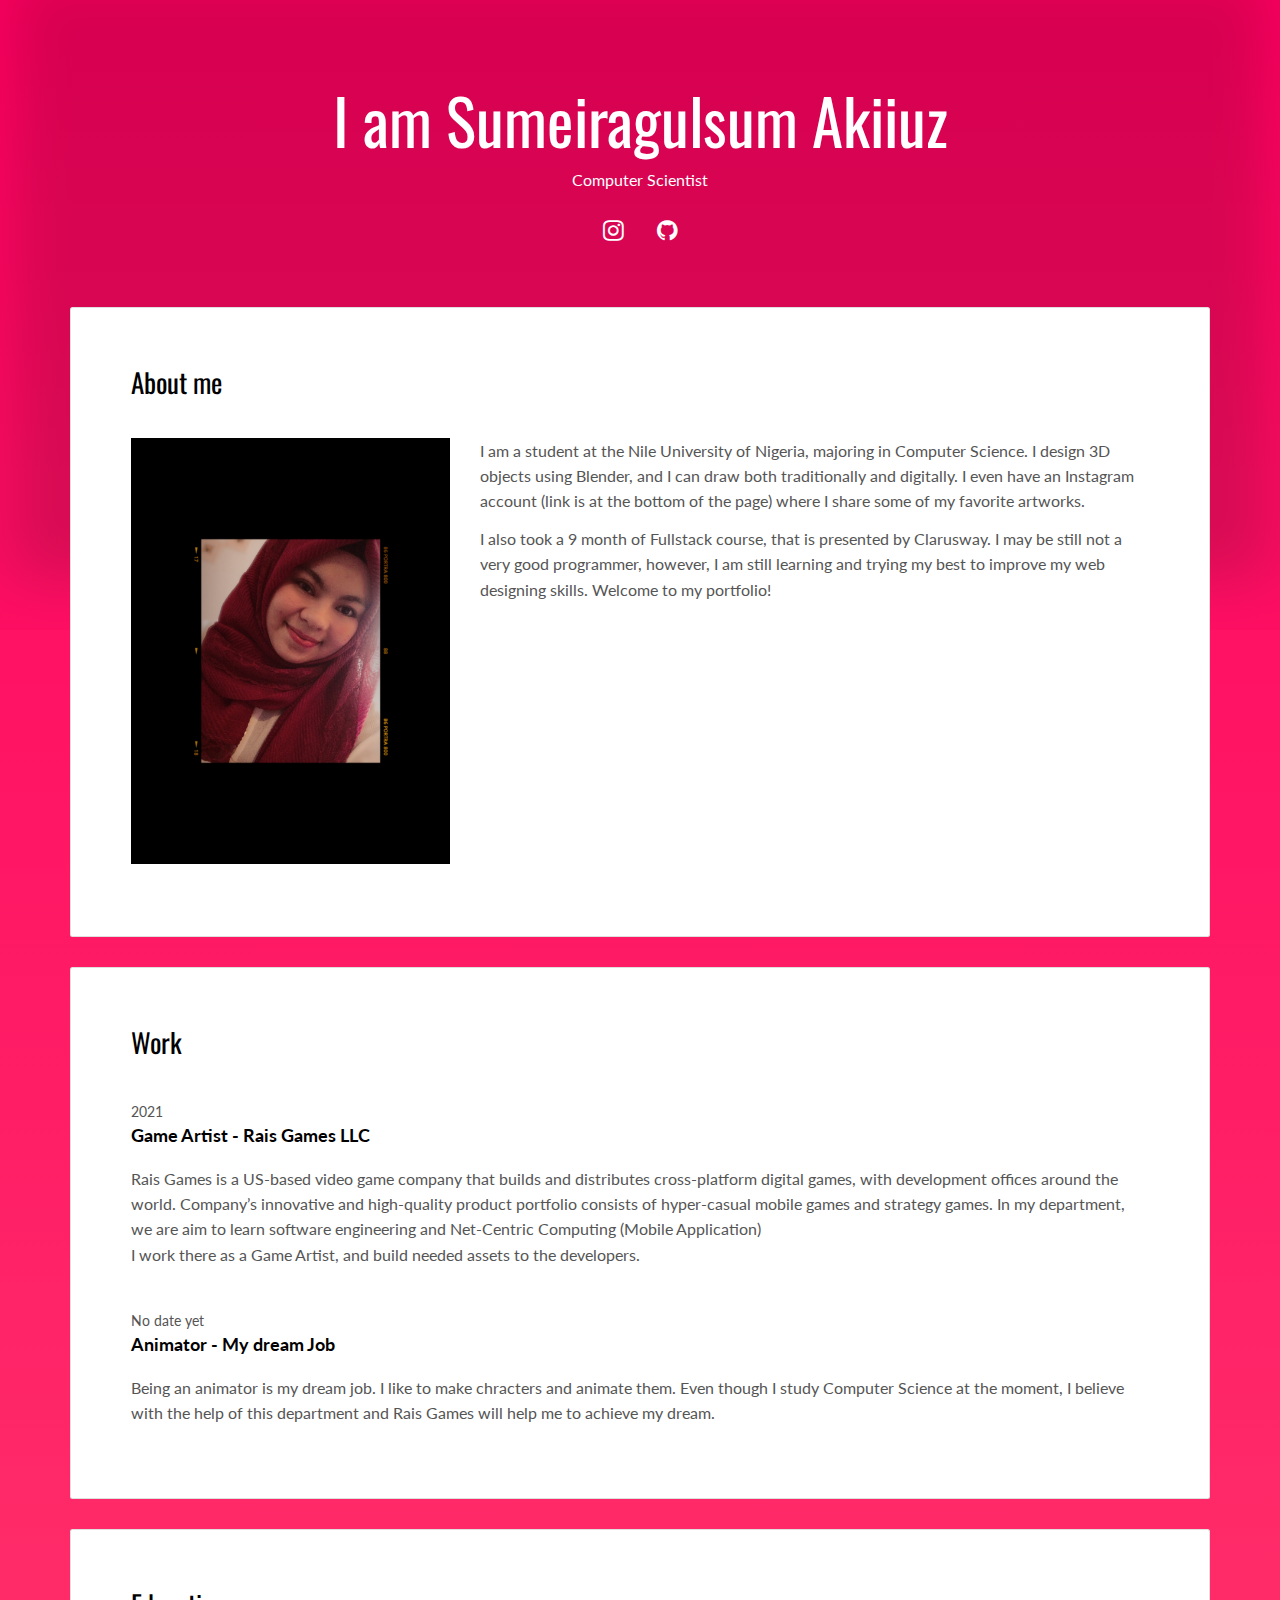
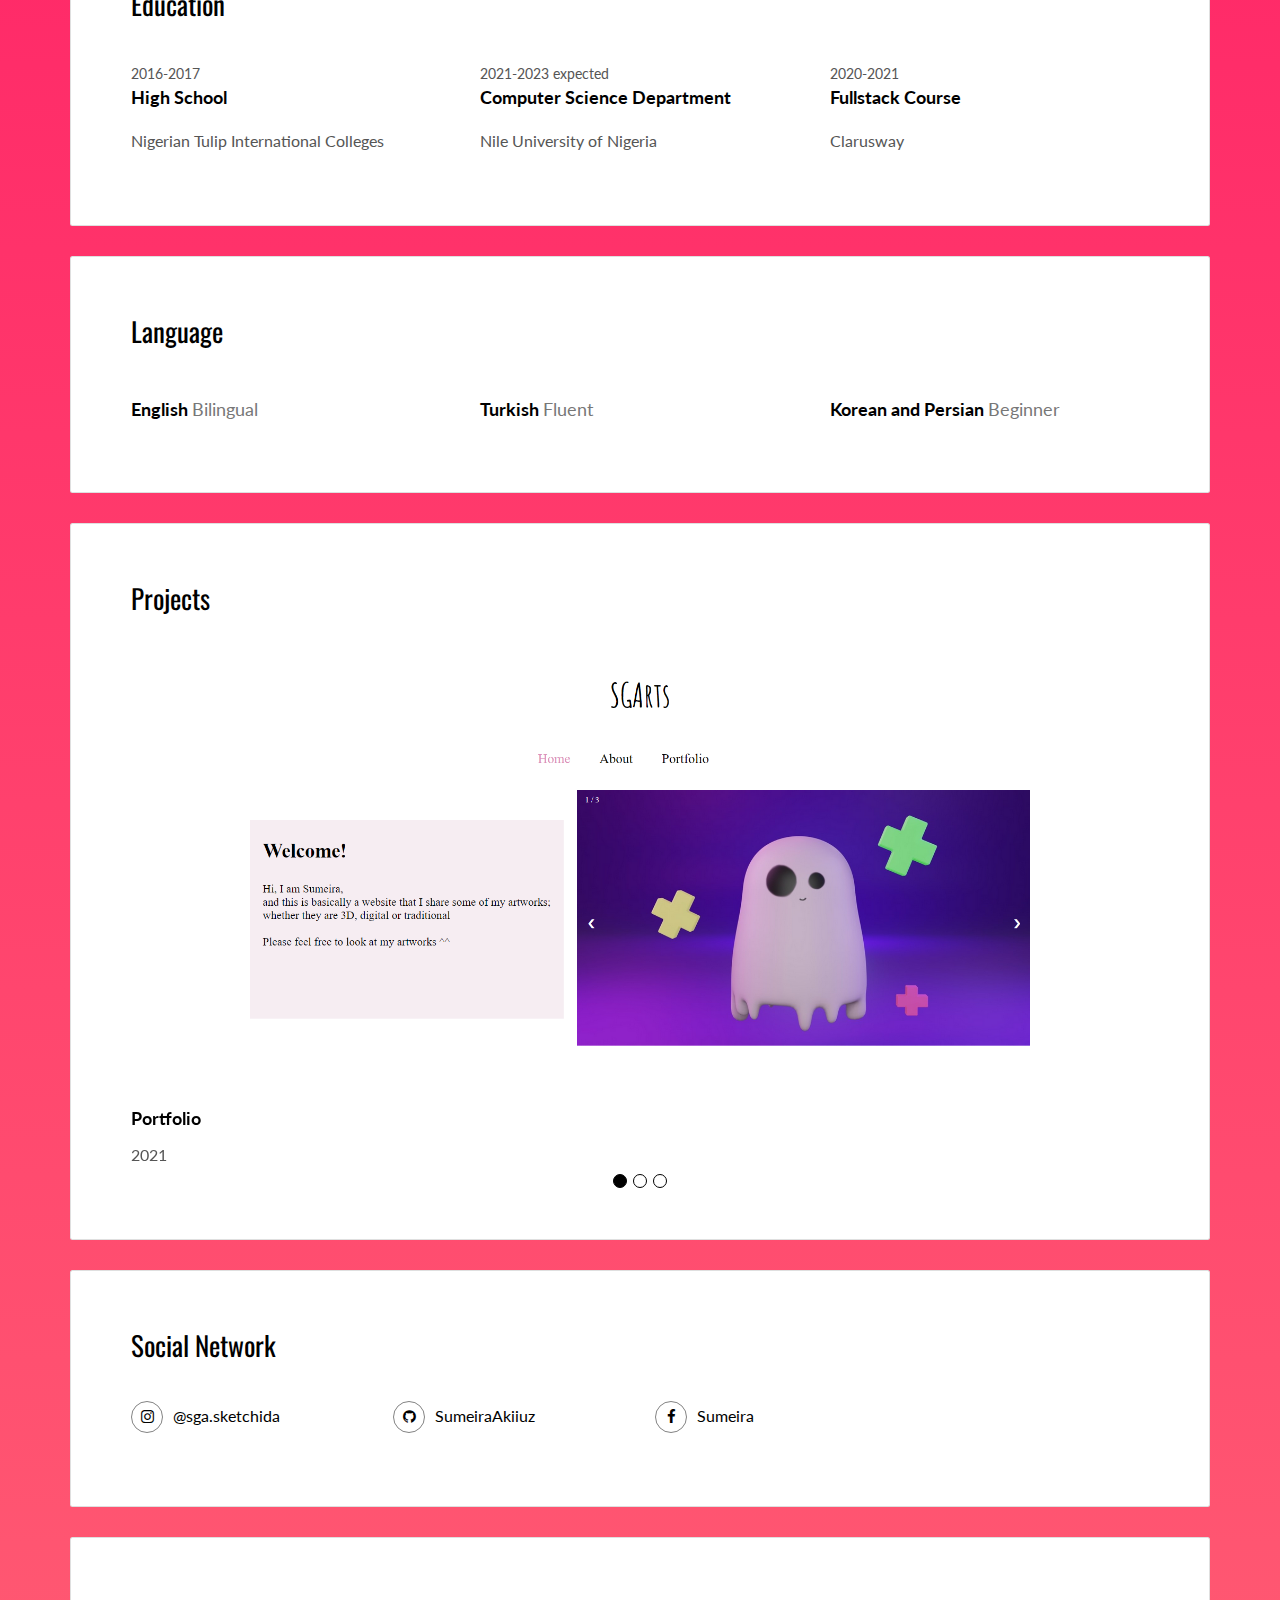
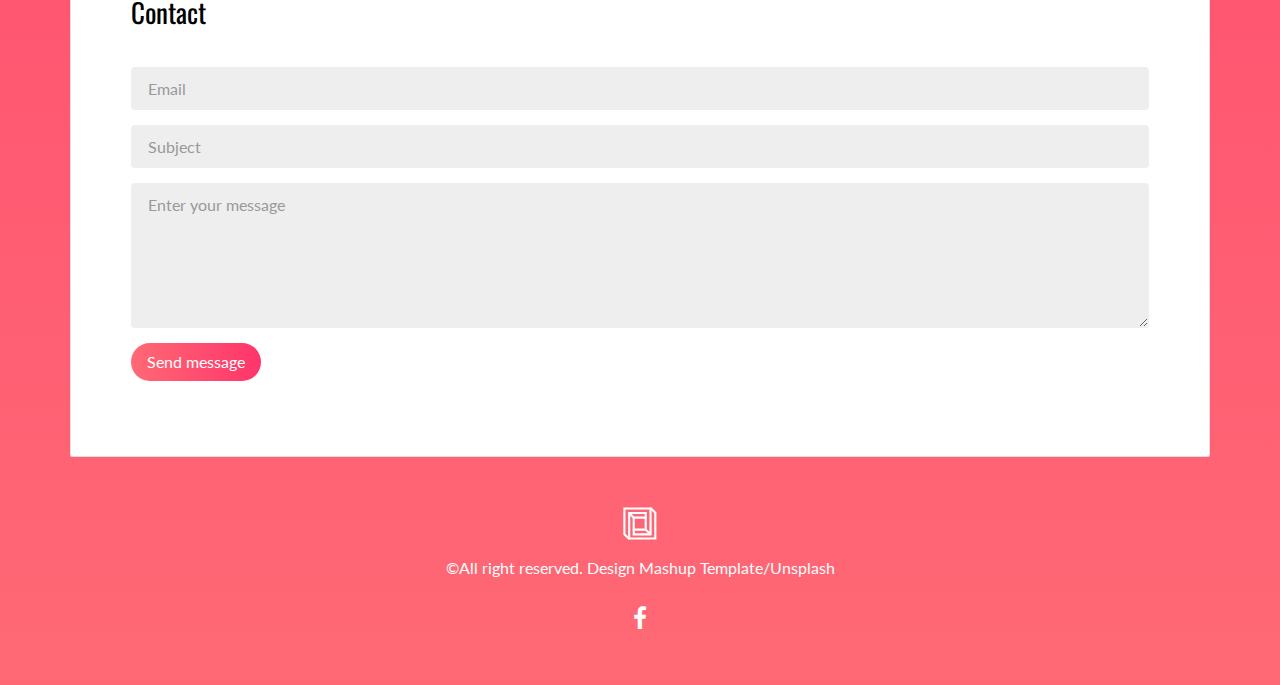
<file: Sumeira/index.html>
<!DOCTYPE html>
<html lang="en">

<head>
  <meta charset="UTF-8">
  <meta content="IE=edge" http-equiv="X-UA-Compatible">
  <meta content="width=device-width,initial-scale=1" name="viewport">
  <meta content="description" name="description">
  <meta name="google" content="notranslate" />
  <meta content="Mashup templates have been developped by Orson.io team" name="author">

  <!-- Disable tap highlight on IE -->
  <meta name="msapplication-tap-highlight" content="no">
  
  <link rel="apple-touch-icon" sizes="180x180" href="./assets/apple-icon-180x180.png">
  <link href="./assets/favicon.ico" rel="icon">

  <title>Sumeira Akiiuz</title>  

<link href="./main.d8e0d294.css" rel="stylesheet"></head>

<body class="">

<!-- Add your content of header -->
<div class="background-color-layer" style="background-image: url('assets/images/me.JPG')"
></div>
<main class="content-wrapper">
  <header class="white-text-container section-container">
    <div class="text-center">
      <h1>I am Sumeiragulsum Akiiuz</h1>
      <p>Computer Scientist</p>
      <p>
        <a class="fa-icon fa-icon-2x" href="https://www.instagram.com/sga.sketchida/" title="">
          <i class="fa fa-instagram"></i>
        </a>
        <!-- <a class="fa-icon fa-icon-2x" href="https://twitter.com/" title="">
          <i class="fa fa-twitter"></i>
        </a> -->
        <!-- <a class="fa-icon fa-icon-2x" href="https://dribbble.com/" title="">
          <i class="fa fa-dribbble"></i>
        </a> -->
        <a class="fa-icon fa-icon-2x" href="https://github.com/SumeiraAkiiuz" title="">
          <i class="fa fa-github"></i>
        </a>
        <!-- <a class="fa-icon fa-icon-2x" href="https://vimeo.com/" title="">
          <i class="fa fa-vimeo"></i>
        </a> -->
      </p>
    </div>
  </header>



<!-- Add your site or app content here -->
 
 <div class="container">
   <div class="row">
     <div class="col-xs-12">

        <div class="card">
          <div class="card-block">
            <h2>About me</h2>
            <div class="row">
              <div class="col-md-4">
                <p><img src="./assets/images/me.JPG" class="img-responsive" alt=""></p>
              </div>
              <div class="col-md-8">

              <p>I am a student at the Nile University of Nigeria, majoring in Computer Science. I design 3D objects using Blender, and I can draw both traditionally and digitally. I even have an Instagram account (link is at the bottom of the page) where I share some of my favorite artworks.</p>
              <p> I also took a 9 month of Fullstack course, that is presented by Clarusway. I may be still not a very good programmer, however, I am still learning and trying my best to improve my web designing skills. Welcome to my portfolio!</p>

              </div>
            </div>
          </div>
        </div>
        <div class="card">
          <div class="card-block">
            <h2>Work</h2>
            <div class="work-experience">
              <small class="date">2021</small>
              <h3 class="h5 date-title">Game Artist - <a href="http://www.raisgames.com/" title="Create professionnal website">Rais Games LLC</a></h3>
              

              <p>Rais Games is a US-based video game company that builds and distributes cross-platform digital games, with
                development offices around the world. Company’s innovative and high-quality product portfolio consists of hyper-casual
                mobile games and strategy games. In my department, we are aim to learn software engineering and Net-Centric
                Computing (Mobile Application)<br> I work there as a Game Artist, and build needed assets to the developers.</p>
            </div>

            <div class="work-experience">
              <small class="date">No date yet</small>
              <h3 class="h5 date-title">Animator - <a href="http://mashup-template.com" title="">My dream Job</a></h3>
              
              <p>Being an animator is my dream job. I like to make chracters and animate them. Even though I study Computer Science at the moment, I believe with the help of this department and Rais Games will help me to achieve my dream.</p>
            </div>
          </div>
        </div>
        

        <div class="card">
          <div class="card-block">
            <h2>Education</h2>
            <div class="row">
              <div class="col-md-4">
                <div class="education-experience">
                  <small class="date">2016-2017</small>
                  <h3 class="h5 date-title">High School</h3>
                  <p>Nigerian Tulip International Colleges</p>
                </div>
                
              </div>
              <div class="col-md-4">
                <div class="education-experience">
                  <small class="date">2021-2023 expected</small>
                  <h3 class="h5 date-title">Computer Science Department</h3>
                  <p>Nile University of Nigeria</p>
                </div>
              </div>
              <div class="col-md-4">
                <div class="education-experience">
                  <small class="date">2020-2021</small>
                  <h3 class="h5 date-title">Fullstack Course</h3>
                  <p>Clarusway</p>
                </div>
              </div>
            </div>
          </div>
        </div>
        
        <div class="card">
          <div class="card-block">
            <h2>Language</h2>
            <div class="row">
              <div class="col-md-4">
                <div class="language-experience">
                  <h3 class="h5">English  <small>Bilingual</small></h3>
                </div>
              </div>
              <div class="col-md-4">
                <div class="language-experience">
                  <h3 class="h5">Turkish  <small>Fluent</small></h3>
                </div>
              </div>
              <div class="col-md-4">
                <div class="language-experience">
                  <h3 class="h5">Korean and Persian <small>Beginner</small></h3>
                </div>
              </div>
            </div>
          </div>
        </div>
        <div class="card">
          <div class="card-block">
            <h2>Projects</h2>
            <div id="carousel-example-generic" class="carousel slide" data-ride="carousel">
            

            <!-- Wrapper for slides -->
            <div class="carousel-inner" role="listbox">
              <div class="item active">
                <a href="./sga/home.html">
                <img src="./sga/images/portfolio.png" class="img-responsive" alt="..." >
              </a>
                <div class="carousel-caption">
                  <h3 class="h5">Portfolio</h3>
                  <p>2021</p>
                </div>
              </div>
              <div class="item">
                <a href="./Netflix_Website/index.html">
                <img src="./assets/images/Screenshot 1.png" class="img-responsive" alt="..." >
              </a>
                <div class="carousel-caption">
                  <h3 class="h5">Netflix</h3>
                  <p>2021</p>
                </div>
              </div>
              <div class="item">
                <a href="./timetable.html">
                <img src="./assets/images/Time Table.png" class="img-responsive" alt="...">
                </a>
                <div class="carousel-caption">
                  <h3 class="h5">Time Table</h3>
                  <p>2021</p>
                </div>
              </div>
              <div class="item">
                <a href="https://sumeiragulsum.w3spaces.com/Nile-university-web/index.html">
                <img src="./assets/images/nile_web.png" class="img-responsive" alt="...">
              </a>
                <div class="carousel-caption">
                  <h3 class="h5">Nile Website</h3>
                  <p>2021</p>
                </div>
              </div>
            </div>

            <!-- Indicators -->
            <ol class="carousel-indicators">
              <li data-target="#carousel-example-generic" data-slide-to="0" class="active"></li>
              <li data-target="#carousel-example-generic" data-slide-to="1"></li>
              <li data-target="#carousel-example-generic" data-slide-to="2"></li>
            </ol>

          </div>
          </div>
        </div>
        
        <div class="card">
          <div class="card-block">
            <h2>Social Network</h2>
            <div class="row">
              <div class="col-md-3">
                <p class="social-buttons"><a href="https://www.instagram.com/sga.sketchida/" title=""><span class="social-round-icon fa-icon"><i class="fa fa-instagram"></i></span>@sga.sketchida</a></p>
              </div>
              <div class="col-md-3">
                <p class="social-buttons"><a href="https://github.com/SumeiraAkiiuz" title=""><span class="social-round-icon fa-icon"><i class="fa fa-github"></i></span>SumeiraAkiiuz</a></p>
              </div>
              <div class="col-md-3">
                <p class="social-buttons"><a href="https://web.facebook.com/profile.php?id=100017124248897" title=""><span class="social-round-icon fa-icon"><i class="fa fa-facebook"></i></span>Sumeira</a></p>
              </div>
            </div>
          </div>
        </div>

        <div class="card">
          <div class="card-block">
            <h2>Contact</h2>
            <form action="" class="reveal-content">
              <div class="form-group">
                <input type="email" class="form-control" id="email" placeholder="Email">
              </div>
              <div class="form-group">
                <input type="text" class="form-control" id="subject" placeholder="Subject">
              </div>
              <div class="form-group">
                <textarea class="form-control" rows="5" placeholder="Enter your message"></textarea>
              </div>
              <div class="form-group">
                <button type="submit" class=" btn btn-primary">Send message</button>
              </div> 
            </form>
          </div>
        </div>
       
     </div>
   </div>
 </div>

</main>
<footer class="footer-container white-text-container text-center">
  <div class="container">
    <div class="row">
      <div class="col-xs-12">
        <p><img src="./assets/images/mashup-icon.svg" alt=""></p>
        
        <p>©All right reserved. Design <a href="http://www.mashup-template.com/" title="Create website with free html template">Mashup Template</a>/<a href="https://unsplash.com/" title="Beautiful Free Images">Unsplash</a></p>
        <p>
          <a class="fa-icon fa-icon-2x" href="https://web.facebook.com/profile.php?id=100017124248897" title="">
            <i class="fa fa-facebook"></i>
          </a>
          <!-- <a class="fa-icon fa-icon-2x" href="https://twitter.com/" title="">
            <i class="fa fa-twitter"></i>
          </a> -->
          <!-- <a class="fa-icon fa-icon-2x" href="https://dribbble.com/" title="">
            <i class="fa fa-dribbble"></i>
          </a> -->
          <!-- <a class="fa-icon fa-icon-2x" href="https://www.linkedin.com/" title="">
            <i class="fa fa-linkedin"></i>
          </a> -->
          <!-- <a class="fa-icon fa-icon-2x" href="https://vimeo.com/" title="">
            <i class="fa fa-vimeo"></i>
          </a> -->
        </p>
      </div>
    </div>
  </div>
</footer>

<script>
  document.addEventListener("DOMContentLoaded", function (event) {
     scrollRevelation('.card');
  });
</script>
<!-- Google Analytics: change UA-XXXXX-X to be your site's ID 

<script>
  (function (i, s, o, g, r, a, m) {
    i['GoogleAnalyticsObject'] = r; i[r] = i[r] || function () {
      (i[r].q = i[r].q || []).push(arguments)
    }, i[r].l = 1 * new Date(); a = s.createElement(o),
      m = s.getElementsByTagName(o)[0]; a.async = 1; a.src = g; m.parentNode.insertBefore(a, m)
  })(window, document, 'script', '//www.google-analytics.com/analytics.js', 'ga');
  ga('create', 'UA-XXXXX-X', 'auto');
  ga('send', 'pageview');
</script>

--><script type="text/javascript" src="./main.bc58148c.js"></script></body>

</html>
</file>
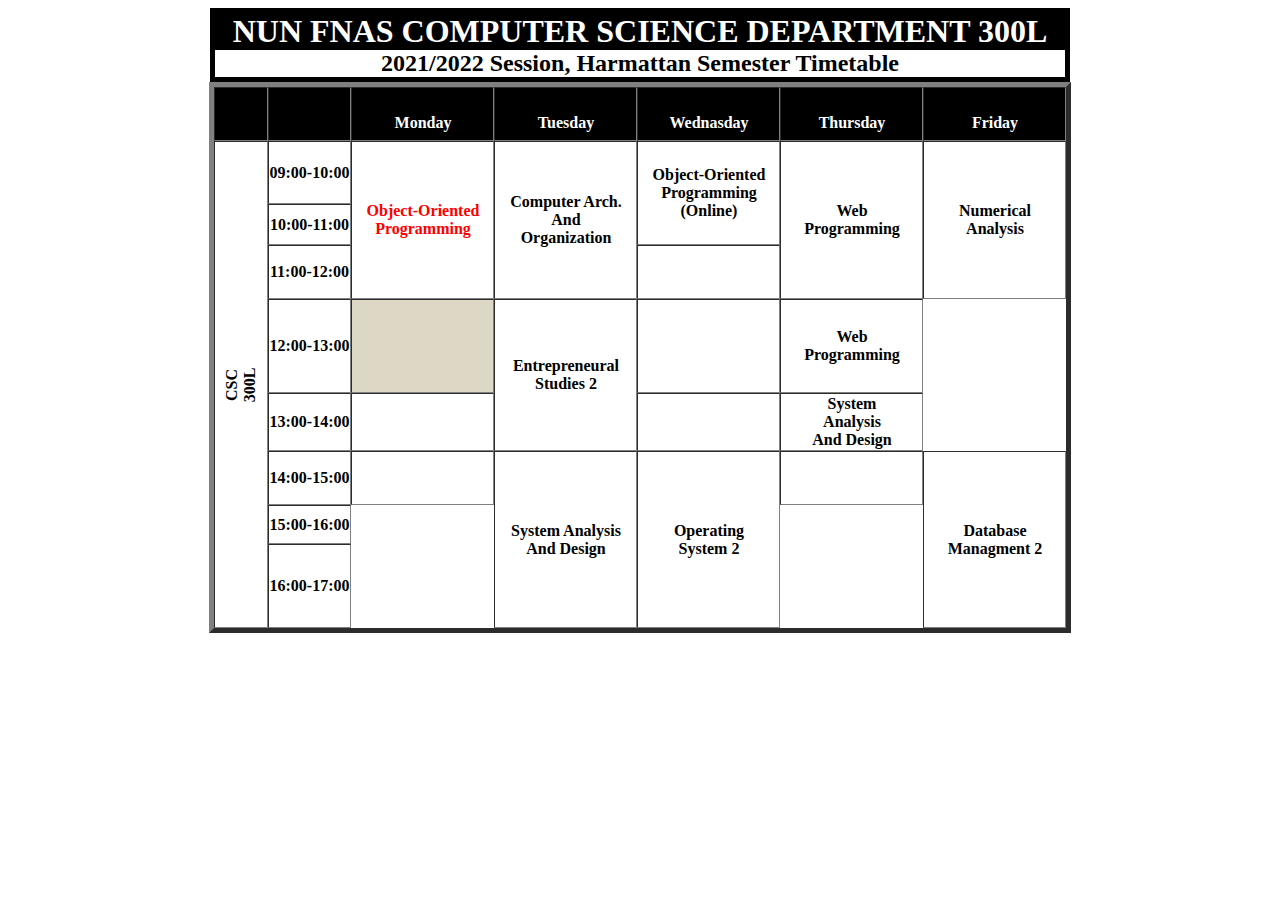
<file: timetable.html>
<!DOCTYPE html>
<html lang="en">
<head>
    <meta charset="UTF-8">
    <meta http-equiv="X-UA-Compatible" content="IE=edge">
    <meta name="viewport" content="width=device-width, initial-scale=1.0">
    <title>300L Time Table</title>
</head>
<body>
    <center>
        
        <h1 style="width: 850px; height: 25px; border: black; background: black; border-width:5px; border-style:solid; margin:0px; padding-bottom: 2px; color: white;">NUN FNAS COMPUTER SCIENCE DEPARTMENT 300L</h1>
        <h2 style="width: 850px; border: black; border-width:5px; border-style:solid; margin:0px;">2021/2022 Session, Harmattan Semester Timetable</h2>
        

    <table border="5" cellspacing="0" align="center">
        <tr style="background: black; color: white;">
            <td>&nbsp;</td>
            <td>&nbsp;</td>
            <td align="center" height="50" width="139">
                <b><br>Monday</b>
            </td>
            <td align="center" height="50" width="139">
                <b><br>Tuesday</b>
            </td>
            <td align="center" height="50" width="139">
                <b><br>Wednasday</b>
            </td>
            <td align="center" height="50" width="139">
                <b><br>Thursday</b>
            </td>
            <td align="center" height="50" width="139">
                <b><br>Friday</b>
            </td>
        </tr>
        <tr>
            <td rowspan="8" align="center" height="50" width="50">
                <h4 style="transform: rotate(-90deg)";>CSC 300L</h4>
            </td>
            <td align="center" height="30">
                <b>09:00-10:00</b><br>
            </td>
            <td rowspan="3" align="center" height="100">
                <p style="color: red;"><b>Object-Oriented<br>Programming</b></p>
            </td>
            <td rowspan="3" align="center" height="100">
                <b>Computer Arch.<br>And<br>Organization</b>
            </td>
            
            <td rowspan="2" align="center" height="100">
                <b>Object-Oriented<br>Programming<br>(Online)</b>
            </td>
            <td rowspan="3" align="center" height="100">
                <b>Web<br>Programming</b>
            </td>
            <td rowspan="3" align="center" height="100">
                <b>Numerical<br>Analysis</b>
            </td>
        </tr>
        <tr>
            <td align="center" height="10">
                <b>10:00-11:00</b>
            </td>
        </tr>
        <tr>
            <td align="center" height="50">
                <b>11:00-12:00</b>
            </td>
            <td>&nbsp;</td>
        </tr>
        <tr>
            <td align="center" height="90">
                <b> 12:00-13:00</b>
            </td>
            
            <td style="background: #dcd8c5;">&nbsp;</td>
            <td rowspan="2" align="center" height="50">
                <b>Entrepreneural<br>Studies 2</b>
            </td>
            <td>&nbsp;</td>
            <td rowspan="1" align="center" height="50">
                <b>Web<br>Programming</b>
            </td>
          
        </tr>
      
        <tr>
            <td align="center" height="10">
                <b>13:00-14:00</b>
            </td>
            <td>&nbsp;</td>
            <td>&nbsp;</td>
            <td rowspan="1" align="center" height="5">
                <b>System<br>Analysis<br>And Design</b>
            </td>
            
        </tr>
        <tr>
            <td align="center" height="50">
                <b>14:00-15:00</b>
            </td>
            <td>&nbsp;</td>
            <td rowspan="4" align="center" height="100">
            <b>System Analysis<br>And Design</b></td>
            <td rowspan="3" align="center" height="50">
                <b>Operating<br>System 2</b>
            </td>
            <td>&nbsp;</td>
            <td rowspan="3" align="center" height="100">
                <b>Database<br>Managment 2</b>
            </td>
        </tr>
        <tr>
            <td align="center" height="35">
                <b>15:00-16:00</b>
            </td>
        </tr>
        <tr>
            <td align="center" height="80">
                <b>16:00-17:00</b>
            </td>
        </tr>
    </table>
    </center>
</body>
</html>
</file>
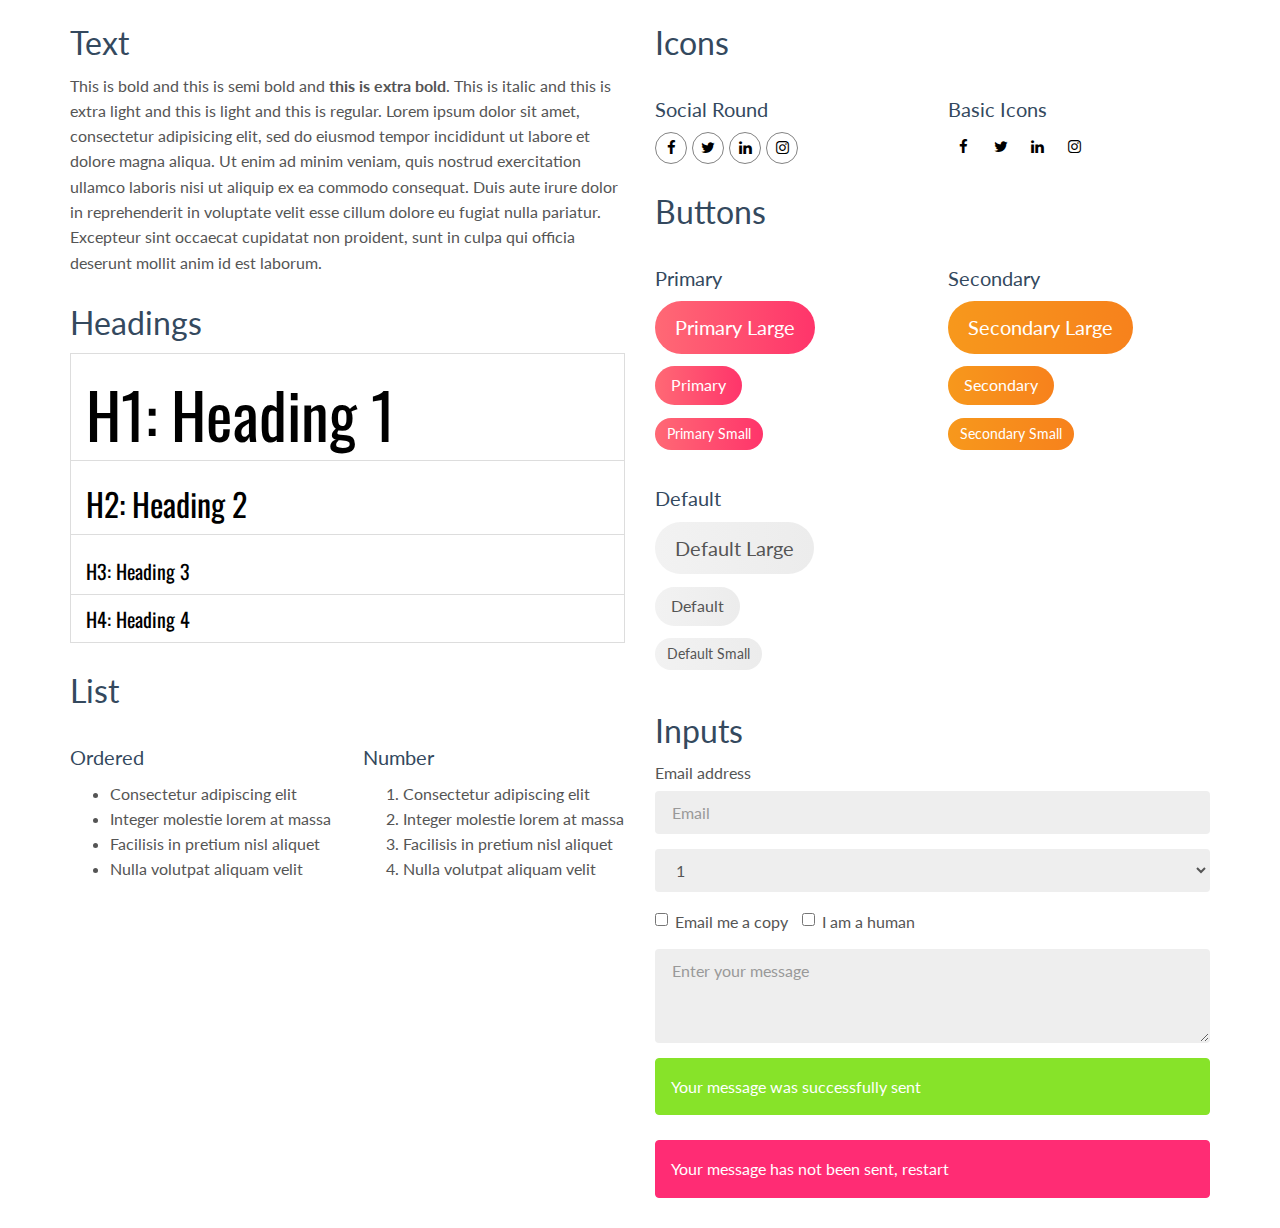
<file: Sumeira/components.html>
<!DOCTYPE html>
<html lang="en">

<head>
  <meta charset="UTF-8">
  <meta content="IE=edge" http-equiv="X-UA-Compatible">
  <meta content="width=device-width,initial-scale=1" name="viewport">
  <meta content="description" name="description">
  <meta name="google" content="notranslate" />
  <meta content="Mashup templates have been developped by Orson.io team" name="author">

  <!-- Disable tap highlight on IE -->
  <meta name="msapplication-tap-highlight" content="no">
  
  <link rel="apple-touch-icon" sizes="180x180" href="./assets/apple-icon-180x180.png">
  <link href="./assets/favicon.ico" rel="icon">

  <title>Title page</title>  

<link href="./main.d8e0d294.css" rel="stylesheet"></head>

<body class="white">


<!-- Add your site or app content here -->
  <div class="container">
    <div class="row">
      <div class="col-xs-12 col-md-6">

        <div class="template-example">
          <h2 class="template-title-example">Text</h2>
          <p>This is bold and this is semi bold and <b>this is extra bold</b>. This is italic and this is extra light and this is light
          and this is regular. Lorem ipsum dolor sit amet, consectetur adipisicing elit, sed do eiusmod
          tempor incididunt ut labore et dolore magna aliqua. Ut enim ad minim veniam,
          quis nostrud exercitation ullamco laboris nisi ut aliquip ex ea commodo
          consequat. Duis aute irure dolor in reprehenderit in voluptate velit esse
          cillum dolore eu fugiat nulla pariatur. Excepteur sint occaecat cupidatat non
          proident, sunt in culpa qui officia deserunt mollit anim id est laborum.
          </p>
        </div>

        <div class="template-example">
          <h2 class="template-title-example">Headings</h2>
          
          <table class="table table-bordered">
            <tr><td><h1>H1: Heading 1</h1></td></tr>
            <tr><td><h2>H2: Heading 2</h2></td></tr>
            <tr><td><h3>H3: Heading 3</h3></td></tr>
            <tr><td><h4>H4: Heading 4</h4></td></tr>
          </table>
          
        </div>

        
        <div class="template-example">
          <h2 class="template-title-example">List</h2>
          <div class="row">
            <div class="col-md-6">
              <h3 class="template-title-example">Ordered</h3>
              <ul>
                <li>Consectetur adipiscing elit</li>
                <li>Integer molestie lorem at massa</li>
                <li>Facilisis in pretium nisl aliquet</li>
                <li>Nulla volutpat aliquam velit</li>
              </ul>
            </div>
            <div class="col-md-6">
              <h3 class="template-title-example">Number</h3>
              <ol>
                <li>Consectetur adipiscing elit</li>
                <li>Integer molestie lorem at massa</li>
                <li>Facilisis in pretium nisl aliquet</li>
                <li>Nulla volutpat aliquam velit</li>
              </ol>
            </div>
          </div>
        </div>
        
      </div>

      <div class="col-xs-12 col-md-6">
        <div class="template-example">
          <h2 class="template-title-example">Icons</h2>
          
          <div class="row">
            <div class="col-md-6">
              <h3 class="template-title-example">Social Round</h2>
              <ul class="list-icons">
                <li>
                  <a href="" class="social-round-icon fa-icon">
                    <i class="fa fa-facebook"></i>
                  </a>
                </li>
                <li>
                  <a href="" class="social-round-icon fa-icon">
                    <i class="fa fa-twitter"></i>
                  </a>
                </li>
                <li>
                  <a href="" class="social-round-icon fa-icon">
                    <i class="fa fa-linkedin"></i>
                  </a>
                </li>
                <li>
                  <a href="" class="social-round-icon fa-icon">
                    <i class="fa fa-instagram"></i>
                  </a>
                </li>
              </ul>
            </div>
            <div class="col-md-6">
               <h3 class="template-title-example">Basic Icons</h2>
                <ul class="list-icons">
                  <li>
                    <span class="fa-icon">
                      <i class="fa fa-facebook"></i>
                    </span>
                  </li>
                  <li>
                    <span class="fa-icon">
                      <i class="fa fa-twitter"></i>
                    </span>
                  </li>
                  <li>
                    <span class="fa-icon">
                      <i class="fa fa-linkedin"></i>
                    </span>
                  </li>
                  <li>
                    <span class="fa-icon">
                      <i class="fa fa-instagram"></i>
                    </span>
                  </li>
                </ul>
            </div>

          </div>


          


        </div>

        <div class="template-example">
          <h2 class="template-title-example">Buttons</h2>
          <div class="row">
            <div class="col-md-6">
              <h3 class="template-title-example">Primary</h2>
              <div class="row">
                  <div class="col-md-6">
                  <p><a href="" class="btn btn-primary btn-lg">Primary Large</a></p>
                  <p><a href="" class="btn btn-primary">Primary </a></p>
                  <p><a href="" class="btn btn-primary btn-sm">Primary Small</a></p>
                </div>
              </div>

              <h3 class="template-title-example">Default</h2>
              <div class="row">
                  <div class="col-md-6">
                  <p><a href="" class="btn btn-default btn-lg">Default Large</a></p>
                  <p><a href="" class="btn btn-default">Default </a></p>
                  <p><a href="" class="btn btn-default btn-sm">Default Small</a></p>
                </div>
              </div>

            </div>

            <div class="col-md-6">
              <h3 class="template-title-example">Secondary</h2>
              <div class="row">
                  <div class="col-md-6">
                  <p><a href="" class="btn btn-info btn-lg">Secondary Large</a></p>
                  <p><a href="" class="btn btn-info">Secondary </a></p>
                  <p><a href="" class="btn btn-info btn-sm">Secondary Small</a></p>
                </div>
              </div>
            </div>
          </div>
        </div>
        
        <div class="template-example">
          <h2 class="template-title-example">Inputs</h2>

            <div class="form-group">
              <label for="exampleInputEmail1">Email address</label>
              <input type="email" class="form-control" id="exampleInputEmail1" placeholder="Email">
            </div>

            <div class="form-group">
              <select class="form-control">
                <option>1</option>
                <option>2</option>
                <option>3</option>
                <option>4</option>
                <option>5</option>
              </select>
            </div>

            <div class="form-group">
              <label class="checkbox-inline">
                <input 
                type="checkbox" id="inlineCheckbox1" value="option1"> Email me a copy
              </label>
              <label class="checkbox-inline">
                <input type="checkbox" id="inlineCheckbox2" value="option2"> I am a human
              </label>
            </div>

            <div class="form-group">
              <textarea class="form-control" rows="3" placeholder="Enter your message"></textarea>
            </div>
            
            <div class="alert alert-success" role="alert">Your message was successfully sent</div>
            <div class="alert alert-danger" role="alert">Your message has not been sent, restart</div>
        </div>




      </div>
    </div>
  </div>

<script type="text/javascript" src="./main.bc58148c.js"></script>
</file>
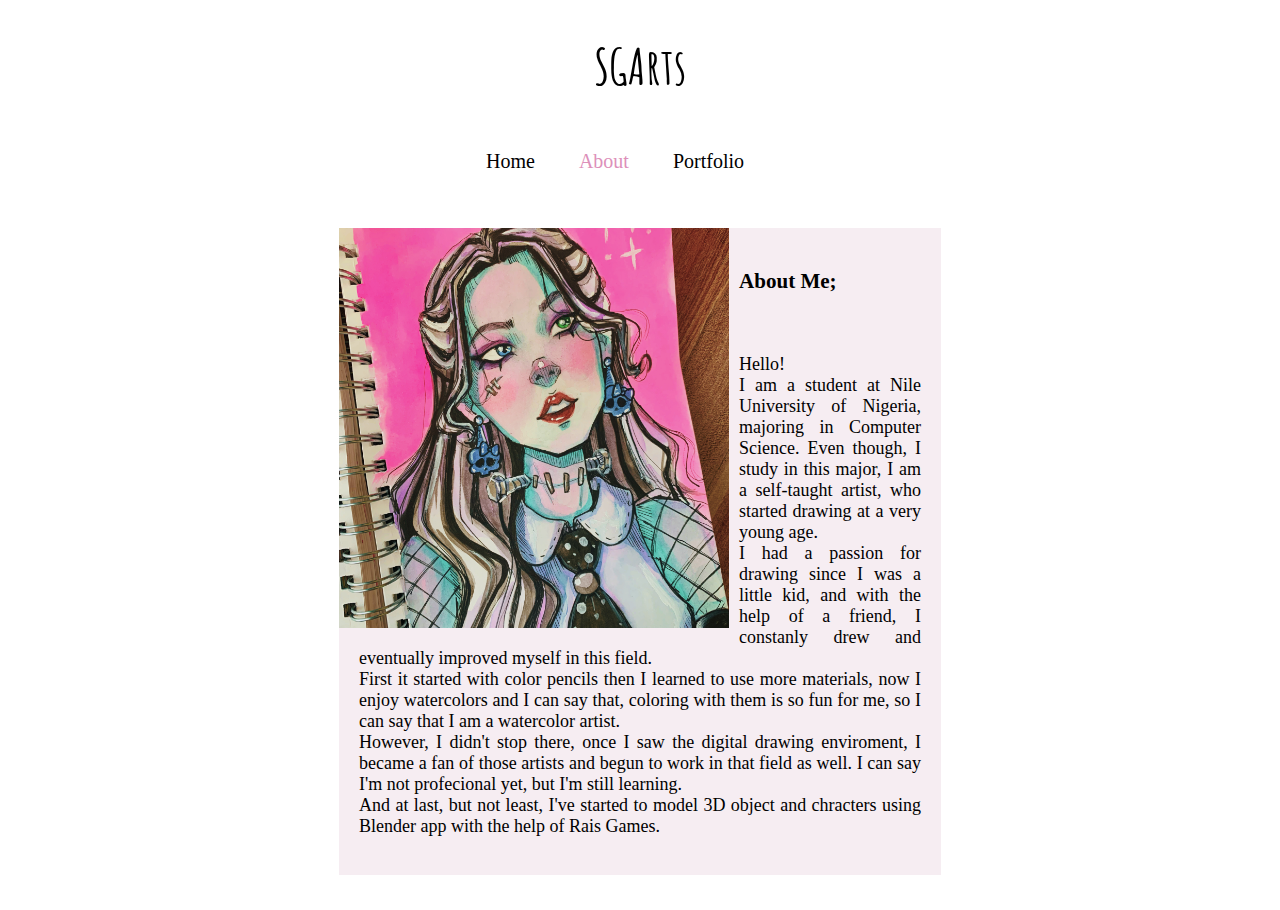
<file: Sumeira/sga/about.html>
<!DOCTYPE html>
<html lang="en">
<head>
    <meta charset="UTF-8">
    <meta http-equiv="X-UA-Compatible" content="IE=edge">
    <meta name="viewport" content="width=device-width, initial-scale=1.0">
    <link rel="preconnect" href="https://fonts.googleapis.com">
<link rel="preconnect" href="https://fonts.gstatic.com" crossorigin>
<link href="https://fonts.googleapis.com/css2?family=Amatic+SC:wght@700&display=swap" rel="stylesheet"> 
    <link rel="stylesheet" href="style.css">
    <title>SGArts</title>
    <style>
      img{
        float: left;
        width: 400px;
        height: 400px;
        padding-right: 10px;
      }
    </style>
</head>
<body>
  <h1 style="font-family: 'Amatic SC', cursive; text-align: center; font-size: 50px">SGArts</h1>
    <div class="topnav">
        <ul>
            <li><a href="home.html">Home</a></li>
            <li><a class="active" href="about.html">About</a></li>
            <li><a href="portfolio.html">Portfolio</a></li>
            <!-- <li><a href="#Exhibition">Exhibition</a></li> -->
        </ul>
      </div>

  <div class="about-cont">
    <img src="images/jisoo.jpeg" alt="">
    <div class="about-text">
      <h3>About Me;</h3><br>
      <p>Hello!<br> I am a student at Nile University of Nigeria, majoring in Computer Science. Even though, I study in this major, I am a self-taught artist, who started drawing at a very young age. <br> I had a passion for drawing since I was a little kid, and with the help of a friend, I constanly drew and eventually improved myself in this field. <br> First it started with color pencils then I learned to use more materials, now I enjoy watercolors and I can say that, coloring with them is so fun for me, so I can say that I am a watercolor artist. <br> However, I didn't stop there, once I saw the digital drawing enviroment, I became a fan of those artists and begun to work in that field as well. I can say I'm not profecional yet, but I'm still learning. <br> And at last, but not least, I've started to model 3D object and chracters using Blender app with the help of Rais Games.</p>

    </div>
  </div>
</body>
</html>
</file>
<file: Sumeira/sga/style.css>
.topnav ul{
     list-style: none;
     padding: 0;
     margin-right: 50px;
     text-align: center;
 }
 .topnav li{
     display: inline-block;
 }
 .topnav a{
     text-decoration: none;
     width: 100%;
     display: block;
     padding: 20px 20px;
     font-size: 20px;
     text-align: center;
     color: black;
 }
 
  /* Change the color of links on hover */
  .topnav a:hover {
    background-color: #ddd;
    color: black;
  }
  
  /* Add a color to the active/current link */
  .topnav a.active {
    color: #DD90BA;
  }

  * {box-sizing:border-box}

  .container{
    display: flex;
    align-items: center;
    justify-content: center
  }


.home-text{
  font-size: 20px;
  padding-left: 20px;
  padding-right: 20px;
  height: 300px;
  margin-right: 20px;
  align-items: center;
  background-color: #F6EDF2;
}

/* Slideshow container */
.slideshow-container {
  flex-basis: 45% ;
  /* margin-left: 45%;
  max-width: 800px;*/
  position: relative;
  /* margin-right: auto; */
}

/* Hide the images by default */
.mySlides {
  display: none;
}

/* Next & previous buttons */
.prev, .next {
  cursor: pointer;
  position: absolute;
  top: 50%;
  width: auto;
  margin-top: -22px;
  padding: 16px;
  color: white;
  font-weight: bold;
  font-size: 18px;
  transition: 0.6s ease;
  border-radius: 0 3px 3px 0;
  user-select: none;
}

/* Position the "next button" to the right */
.next {
  right: 0;
  border-radius: 3px 0 0 3px;
}

/* On hover, add a black background color with a little bit see-through */
.prev:hover, .next:hover {
  background-color: #ddd;
}

/* Caption text */
/* .text {
  color: #f2f2f2;
  font-size: 15px;
  padding: 8px 12px;
  position: absolute;
  bottom: 8px;
  width: 100%;
  text-align: center;
} */

/* Number text (1/3 etc) */
.numbertext {
  color: #f2f2f2;
  font-size: 12px;
  padding: 8px 12px;
  position: absolute;
  top: 0;
}

/* The dots/bullets/indicators */
/* .dot {
  cursor: pointer;
  height: 15px;
  width: 15px;
  margin: 0 2px;
  background-color: #bbb;
  border-radius: 50%;
  display: inline;
  transition: background-color 0.6s ease;
}
 .dot:hover {
  background-color: #717171;
} */

/* Fading animation */
.fade {
  -webkit-animation-name: fade;
  -webkit-animation-duration: 1.5s;
  animation-name: fade;
  animation-duration: 1.5s;
}

@-webkit-keyframes fade {
  from {opacity: .4}
  to {opacity: 1}
}

@keyframes fade {
  from {opacity: .4}
  to {opacity: 1}
}

.about-cont{
  margin: 20px auto;
  width: 50%;
  padding: 15px;

}

.about-text{
  text-align: justify;
  font-family: 'Times New Roman', Times, serif;
  padding: 20px;
  font-size: 18px;
  background-color: #F6EDF2;
}
</file>
<file: Sumeira/main.d8e0d294.css>
@import url(https://fonts.googleapis.com/css?family=Lato:400,700|Oswald);@import url(https://maxcdn.bootstrapcdn.com/font-awesome/4.7.0/css/font-awesome.min.css);/*!
 * Bootstrap v3.3.7 (http://getbootstrap.com)
 * Copyright 2011-2016 Twitter, Inc.
 * Licensed under MIT (https://github.com/twbs/bootstrap/blob/master/LICENSE)
 */
/*! normalize.css v3.0.3 | MIT License | github.com/necolas/normalize.css */html{font-family:sans-serif;-ms-text-size-adjust:100%;-webkit-text-size-adjust:100%}body{margin:0}article,aside,details,figcaption,figure,footer,header,hgroup,main,menu,nav,section,summary{display:block}audio,canvas,progress,video{display:inline-block;vertical-align:baseline}audio:not([controls]){display:none;height:0}[hidden],template{display:none}a{background-color:transparent}a:active,a:hover{outline:0}abbr[title]{border-bottom:1px dotted}b,strong{font-weight:700}dfn{font-style:italic}h1{font-size:2em;margin:.67em 0}mark{background:#ff0;color:#000}small{font-size:80%}sub,sup{font-size:75%;line-height:0;position:relative;vertical-align:baseline}sup{top:-.5em}sub{bottom:-.25em}img{border:0}svg:not(:root){overflow:hidden}figure{margin:1em 40px}hr{box-sizing:content-box;height:0}pre{overflow:auto}code,kbd,pre,samp{font-family:monospace,monospace;font-size:1em}button,input,optgroup,select,textarea{color:inherit;font:inherit;margin:0}button{overflow:visible}button,select{text-transform:none}button,html input[type=button],input[type=reset],input[type=submit]{-webkit-appearance:button;cursor:pointer}button[disabled],html input[disabled]{cursor:default}button::-moz-focus-inner,input::-moz-focus-inner{border:0;padding:0}input{line-height:normal}input[type=checkbox],input[type=radio]{box-sizing:border-box;padding:0}input[type=number]::-webkit-inner-spin-button,input[type=number]::-webkit-outer-spin-button{height:auto}input[type=search]{-webkit-appearance:textfield;box-sizing:content-box}input[type=search]::-webkit-search-cancel-button,input[type=search]::-webkit-search-decoration{-webkit-appearance:none}fieldset{border:1px solid silver;margin:0 2px;padding:.35em .625em .75em}textarea{overflow:auto}optgroup{font-weight:700}table{border-collapse:collapse;border-spacing:0}td,th{padding:0}

/*! Source: https://github.com/h5bp/html5-boilerplate/blob/master/src/css/main.css */@media print{*,:after,:before{background:transparent!important;color:#000!important;box-shadow:none!important;text-shadow:none!important}a,a:visited{text-decoration:underline}a[href]:after{content:" (" attr(href) ")"}abbr[title]:after{content:" (" attr(title) ")"}a[href^="#"]:after,a[href^="javascript:"]:after{content:""}blockquote,pre{border:1px solid #999;page-break-inside:avoid}thead{display:table-header-group}img,tr{page-break-inside:avoid}img{max-width:100%!important}h2,h3,p{orphans:3;widows:3}h2,h3{page-break-after:avoid}.navbar{display:none}.btn>.caret,.dropup>.btn>.caret{border-top-color:#000!important}.label{border:1px solid #000}.table{border-collapse:collapse!important}.table td,.table th{background-color:#fff!important}.table-bordered td,.table-bordered th{border:1px solid #ddd!important}}*,:after,:before{-webkit-box-sizing:border-box;-moz-box-sizing:border-box;box-sizing:border-box}html{font-size:10px;-webkit-tap-highlight-color:transparent}body{font-family:Lato,Helvetica,Arial,sans-serif;font-size:16px;line-height:1.58;color:#555;background-color:#fff}button,input,select,textarea{font-family:inherit;font-size:inherit;line-height:inherit}a{color:#ff0060;text-decoration:none}a:focus,a:hover{color:#b30043;text-decoration:underline}a:focus{outline:5px auto -webkit-focus-ring-color;outline-offset:-2px}figure{margin:0}img{vertical-align:middle}.img-responsive{display:block;max-width:100%;height:auto}.img-rounded{border-radius:6px}.img-thumbnail{padding:4px;line-height:1.58;background-color:#fff;border:1px solid #ddd;border-radius:4px;-webkit-transition:all .2s ease-in-out;-o-transition:all .2s ease-in-out;transition:all .2s ease-in-out;display:inline-block;max-width:100%;height:auto}.img-circle{border-radius:50%}hr{margin-top:25px;margin-bottom:25px;border:0;border-top:1px solid #eee}.sr-only{position:absolute;width:1px;height:1px;margin:-1px;padding:0;overflow:hidden;clip:rect(0,0,0,0);border:0}.sr-only-focusable:active,.sr-only-focusable:focus{position:static;width:auto;height:auto;margin:0;overflow:visible;clip:auto}[role=button]{cursor:pointer}.h1,.h2,.h3,.h4,.h5,.h6,h1,h2,h3,h4,h5,h6{font-family:Oswald,Helvetica,Arial,sans-serif;font-weight:400;line-height:1.1;color:#000}.h1 .small,.h1 small,.h2 .small,.h2 small,.h3 .small,.h3 small,.h4 .small,.h4 small,.h5 .small,.h5 small,.h6 .small,.h6 small,h1 .small,h1 small,h2 .small,h2 small,h3 .small,h3 small,h4 .small,h4 small,h5 .small,h5 small,h6 .small,h6 small{font-weight:400;line-height:1;color:#777}.h1,.h2,.h3,h1,h2,h3{margin-top:25px;margin-bottom:12.5px}.h1 .small,.h1 small,.h2 .small,.h2 small,.h3 .small,.h3 small,h1 .small,h1 small,h2 .small,h2 small,h3 .small,h3 small{font-size:65%}.h4,.h5,.h6,h4,h5,h6{margin-top:12.5px;margin-bottom:12.5px}.h4 .small,.h4 small,.h5 .small,.h5 small,.h6 .small,.h6 small,h4 .small,h4 small,h5 .small,h5 small,h6 .small,h6 small{font-size:75%}.h1,h1{font-size:63px}.h2,h2{font-size:27px}.h3,.h4,h3,h4{font-size:20px}.h5,h5{font-size:18px}.h6,h6{font-size:14px}p{margin:0 0 12.5px}.lead{margin-bottom:25px;font-size:18px;font-weight:300;line-height:1.4}@media (min-width:768px){.lead{font-size:24px}}.small,small{font-size:87%}.mark,mark{background-color:#fcf8e3;padding:.2em}.text-left{text-align:left}.text-right{text-align:right}.text-center{text-align:center}.text-justify{text-align:justify}.text-nowrap{white-space:nowrap}.text-lowercase{text-transform:lowercase}.initialism,.text-uppercase{text-transform:uppercase}.text-capitalize{text-transform:capitalize}.text-muted{color:#777}.text-primary{color:#ff0060}a.text-primary:focus,a.text-primary:hover{color:#cc004d}.text-success{color:#fff}a.text-success:focus,a.text-success:hover{color:#e6e6e6}.text-info{color:#31708f}a.text-info:focus,a.text-info:hover{color:#245269}.text-warning{color:#8a6d3b}a.text-warning:focus,a.text-warning:hover{color:#66512c}.text-danger{color:#fff}a.text-danger:focus,a.text-danger:hover{color:#e6e6e6}.bg-primary{color:#fff;background-color:#ff0060}a.bg-primary:focus,a.bg-primary:hover{background-color:#cc004d}.bg-success{background-color:#87e329}a.bg-success:focus,a.bg-success:hover{background-color:#6dc019}.bg-info{background-color:#d9edf7}a.bg-info:focus,a.bg-info:hover{background-color:#afd9ee}.bg-warning{background-color:#fcf8e3}a.bg-warning:focus,a.bg-warning:hover{background-color:#f7ecb5}.bg-danger{background-color:#ff2c74}a.bg-danger:focus,a.bg-danger:hover{background-color:#f80055}.page-header{padding-bottom:11.5px;margin:50px 0 25px;border-bottom:1px solid #eee}ol,ul{margin-top:0;margin-bottom:12.5px}ol ol,ol ul,ul ol,ul ul{margin-bottom:0}.list-inline,.list-unstyled{padding-left:0;list-style:none}.list-inline{margin-left:-5px}.list-inline>li{display:inline-block;padding-left:5px;padding-right:5px}dl{margin-top:0;margin-bottom:25px}dd,dt{line-height:1.58}dt{font-weight:700}dd{margin-left:0}.dl-horizontal dd:after,.dl-horizontal dd:before{content:" ";display:table}.dl-horizontal dd:after{clear:both}@media (min-width:768px){.dl-horizontal dt{float:left;width:160px;clear:left;text-align:right;overflow:hidden;text-overflow:ellipsis;white-space:nowrap}.dl-horizontal dd{margin-left:180px}}abbr[data-original-title],abbr[title]{cursor:help;border-bottom:1px dotted #777}.initialism{font-size:90%}blockquote{padding:12.5px 25px;margin:0 0 25px;font-size:20px;border-left:5px solid #eee}blockquote ol:last-child,blockquote p:last-child,blockquote ul:last-child{margin-bottom:0}blockquote .small,blockquote footer,blockquote small{display:block;font-size:80%;line-height:1.58;color:#777}blockquote .small:before,blockquote footer:before,blockquote small:before{content:"\2014   \A0"}.blockquote-reverse,blockquote.pull-right{padding-right:15px;padding-left:0;border-right:5px solid #eee;border-left:0;text-align:right}.blockquote-reverse .small:before,.blockquote-reverse footer:before,.blockquote-reverse small:before,blockquote.pull-right .small:before,blockquote.pull-right footer:before,blockquote.pull-right small:before{content:""}.blockquote-reverse .small:after,.blockquote-reverse footer:after,.blockquote-reverse small:after,blockquote.pull-right .small:after,blockquote.pull-right footer:after,blockquote.pull-right small:after{content:"\A0   \2014"}address{margin-bottom:25px;font-style:normal;line-height:1.58}code,kbd,pre,samp{font-family:Menlo,Monaco,Consolas,Courier New,monospace}code{color:#c7254e;background-color:#f9f2f4;border-radius:4px}code,kbd{padding:2px 4px;font-size:90%}kbd{color:#fff;background-color:#333;border-radius:3px;box-shadow:inset 0 -1px 0 rgba(0,0,0,.25)}kbd kbd{padding:0;font-size:100%;font-weight:700;box-shadow:none}pre{display:block;padding:12px;margin:0 0 12.5px;font-size:15px;line-height:1.58;word-break:break-all;word-wrap:break-word;color:#333;background-color:#f5f5f5;border:1px solid #ccc;border-radius:4px}pre code{padding:0;font-size:inherit;color:inherit;white-space:pre-wrap;background-color:transparent;border-radius:0}.pre-scrollable{max-height:340px;overflow-y:scroll}.container{margin-right:auto;margin-left:auto;padding-left:15px;padding-right:15px}.container:after,.container:before{content:" ";display:table}.container:after{clear:both}@media (min-width:768px){.container{width:750px}}@media (min-width:992px){.container{width:970px}}@media (min-width:1200px){.container{width:1170px}}.container-fluid{margin-right:auto;margin-left:auto;padding-left:15px;padding-right:15px}.container-fluid:after,.container-fluid:before{content:" ";display:table}.container-fluid:after{clear:both}.row{margin-left:-15px;margin-right:-15px}.row:after,.row:before{content:" ";display:table}.row:after{clear:both}.col-lg-1,.col-lg-2,.col-lg-3,.col-lg-4,.col-lg-5,.col-lg-6,.col-lg-7,.col-lg-8,.col-lg-9,.col-lg-10,.col-lg-11,.col-lg-12,.col-md-1,.col-md-2,.col-md-3,.col-md-4,.col-md-5,.col-md-6,.col-md-7,.col-md-8,.col-md-9,.col-md-10,.col-md-11,.col-md-12,.col-sm-1,.col-sm-2,.col-sm-3,.col-sm-4,.col-sm-5,.col-sm-6,.col-sm-7,.col-sm-8,.col-sm-9,.col-sm-10,.col-sm-11,.col-sm-12,.col-xs-1,.col-xs-2,.col-xs-3,.col-xs-4,.col-xs-5,.col-xs-6,.col-xs-7,.col-xs-8,.col-xs-9,.col-xs-10,.col-xs-11,.col-xs-12{position:relative;min-height:1px;padding-left:15px;padding-right:15px}.col-xs-1,.col-xs-2,.col-xs-3,.col-xs-4,.col-xs-5,.col-xs-6,.col-xs-7,.col-xs-8,.col-xs-9,.col-xs-10,.col-xs-11,.col-xs-12{float:left}.col-xs-1{width:8.33333%}.col-xs-2{width:16.66667%}.col-xs-3{width:25%}.col-xs-4{width:33.33333%}.col-xs-5{width:41.66667%}.col-xs-6{width:50%}.col-xs-7{width:58.33333%}.col-xs-8{width:66.66667%}.col-xs-9{width:75%}.col-xs-10{width:83.33333%}.col-xs-11{width:91.66667%}.col-xs-12{width:100%}.col-xs-pull-0{right:auto}.col-xs-pull-1{right:8.33333%}.col-xs-pull-2{right:16.66667%}.col-xs-pull-3{right:25%}.col-xs-pull-4{right:33.33333%}.col-xs-pull-5{right:41.66667%}.col-xs-pull-6{right:50%}.col-xs-pull-7{right:58.33333%}.col-xs-pull-8{right:66.66667%}.col-xs-pull-9{right:75%}.col-xs-pull-10{right:83.33333%}.col-xs-pull-11{right:91.66667%}.col-xs-pull-12{right:100%}.col-xs-push-0{left:auto}.col-xs-push-1{left:8.33333%}.col-xs-push-2{left:16.66667%}.col-xs-push-3{left:25%}.col-xs-push-4{left:33.33333%}.col-xs-push-5{left:41.66667%}.col-xs-push-6{left:50%}.col-xs-push-7{left:58.33333%}.col-xs-push-8{left:66.66667%}.col-xs-push-9{left:75%}.col-xs-push-10{left:83.33333%}.col-xs-push-11{left:91.66667%}.col-xs-push-12{left:100%}.col-xs-offset-0{margin-left:0}.col-xs-offset-1{margin-left:8.33333%}.col-xs-offset-2{margin-left:16.66667%}.col-xs-offset-3{margin-left:25%}.col-xs-offset-4{margin-left:33.33333%}.col-xs-offset-5{margin-left:41.66667%}.col-xs-offset-6{margin-left:50%}.col-xs-offset-7{margin-left:58.33333%}.col-xs-offset-8{margin-left:66.66667%}.col-xs-offset-9{margin-left:75%}.col-xs-offset-10{margin-left:83.33333%}.col-xs-offset-11{margin-left:91.66667%}.col-xs-offset-12{margin-left:100%}@media (min-width:768px){.col-sm-1,.col-sm-2,.col-sm-3,.col-sm-4,.col-sm-5,.col-sm-6,.col-sm-7,.col-sm-8,.col-sm-9,.col-sm-10,.col-sm-11,.col-sm-12{float:left}.col-sm-1{width:8.33333%}.col-sm-2{width:16.66667%}.col-sm-3{width:25%}.col-sm-4{width:33.33333%}.col-sm-5{width:41.66667%}.col-sm-6{width:50%}.col-sm-7{width:58.33333%}.col-sm-8{width:66.66667%}.col-sm-9{width:75%}.col-sm-10{width:83.33333%}.col-sm-11{width:91.66667%}.col-sm-12{width:100%}.col-sm-pull-0{right:auto}.col-sm-pull-1{right:8.33333%}.col-sm-pull-2{right:16.66667%}.col-sm-pull-3{right:25%}.col-sm-pull-4{right:33.33333%}.col-sm-pull-5{right:41.66667%}.col-sm-pull-6{right:50%}.col-sm-pull-7{right:58.33333%}.col-sm-pull-8{right:66.66667%}.col-sm-pull-9{right:75%}.col-sm-pull-10{right:83.33333%}.col-sm-pull-11{right:91.66667%}.col-sm-pull-12{right:100%}.col-sm-push-0{left:auto}.col-sm-push-1{left:8.33333%}.col-sm-push-2{left:16.66667%}.col-sm-push-3{left:25%}.col-sm-push-4{left:33.33333%}.col-sm-push-5{left:41.66667%}.col-sm-push-6{left:50%}.col-sm-push-7{left:58.33333%}.col-sm-push-8{left:66.66667%}.col-sm-push-9{left:75%}.col-sm-push-10{left:83.33333%}.col-sm-push-11{left:91.66667%}.col-sm-push-12{left:100%}.col-sm-offset-0{margin-left:0}.col-sm-offset-1{margin-left:8.33333%}.col-sm-offset-2{margin-left:16.66667%}.col-sm-offset-3{margin-left:25%}.col-sm-offset-4{margin-left:33.33333%}.col-sm-offset-5{margin-left:41.66667%}.col-sm-offset-6{margin-left:50%}.col-sm-offset-7{margin-left:58.33333%}.col-sm-offset-8{margin-left:66.66667%}.col-sm-offset-9{margin-left:75%}.col-sm-offset-10{margin-left:83.33333%}.col-sm-offset-11{margin-left:91.66667%}.col-sm-offset-12{margin-left:100%}}@media (min-width:992px){.col-md-1,.col-md-2,.col-md-3,.col-md-4,.col-md-5,.col-md-6,.col-md-7,.col-md-8,.col-md-9,.col-md-10,.col-md-11,.col-md-12{float:left}.col-md-1{width:8.33333%}.col-md-2{width:16.66667%}.col-md-3{width:25%}.col-md-4{width:33.33333%}.col-md-5{width:41.66667%}.col-md-6{width:50%}.col-md-7{width:58.33333%}.col-md-8{width:66.66667%}.col-md-9{width:75%}.col-md-10{width:83.33333%}.col-md-11{width:91.66667%}.col-md-12{width:100%}.col-md-pull-0{right:auto}.col-md-pull-1{right:8.33333%}.col-md-pull-2{right:16.66667%}.col-md-pull-3{right:25%}.col-md-pull-4{right:33.33333%}.col-md-pull-5{right:41.66667%}.col-md-pull-6{right:50%}.col-md-pull-7{right:58.33333%}.col-md-pull-8{right:66.66667%}.col-md-pull-9{right:75%}.col-md-pull-10{right:83.33333%}.col-md-pull-11{right:91.66667%}.col-md-pull-12{right:100%}.col-md-push-0{left:auto}.col-md-push-1{left:8.33333%}.col-md-push-2{left:16.66667%}.col-md-push-3{left:25%}.col-md-push-4{left:33.33333%}.col-md-push-5{left:41.66667%}.col-md-push-6{left:50%}.col-md-push-7{left:58.33333%}.col-md-push-8{left:66.66667%}.col-md-push-9{left:75%}.col-md-push-10{left:83.33333%}.col-md-push-11{left:91.66667%}.col-md-push-12{left:100%}.col-md-offset-0{margin-left:0}.col-md-offset-1{margin-left:8.33333%}.col-md-offset-2{margin-left:16.66667%}.col-md-offset-3{margin-left:25%}.col-md-offset-4{margin-left:33.33333%}.col-md-offset-5{margin-left:41.66667%}.col-md-offset-6{margin-left:50%}.col-md-offset-7{margin-left:58.33333%}.col-md-offset-8{margin-left:66.66667%}.col-md-offset-9{margin-left:75%}.col-md-offset-10{margin-left:83.33333%}.col-md-offset-11{margin-left:91.66667%}.col-md-offset-12{margin-left:100%}}@media (min-width:1200px){.col-lg-1,.col-lg-2,.col-lg-3,.col-lg-4,.col-lg-5,.col-lg-6,.col-lg-7,.col-lg-8,.col-lg-9,.col-lg-10,.col-lg-11,.col-lg-12{float:left}.col-lg-1{width:8.33333%}.col-lg-2{width:16.66667%}.col-lg-3{width:25%}.col-lg-4{width:33.33333%}.col-lg-5{width:41.66667%}.col-lg-6{width:50%}.col-lg-7{width:58.33333%}.col-lg-8{width:66.66667%}.col-lg-9{width:75%}.col-lg-10{width:83.33333%}.col-lg-11{width:91.66667%}.col-lg-12{width:100%}.col-lg-pull-0{right:auto}.col-lg-pull-1{right:8.33333%}.col-lg-pull-2{right:16.66667%}.col-lg-pull-3{right:25%}.col-lg-pull-4{right:33.33333%}.col-lg-pull-5{right:41.66667%}.col-lg-pull-6{right:50%}.col-lg-pull-7{right:58.33333%}.col-lg-pull-8{right:66.66667%}.col-lg-pull-9{right:75%}.col-lg-pull-10{right:83.33333%}.col-lg-pull-11{right:91.66667%}.col-lg-pull-12{right:100%}.col-lg-push-0{left:auto}.col-lg-push-1{left:8.33333%}.col-lg-push-2{left:16.66667%}.col-lg-push-3{left:25%}.col-lg-push-4{left:33.33333%}.col-lg-push-5{left:41.66667%}.col-lg-push-6{left:50%}.col-lg-push-7{left:58.33333%}.col-lg-push-8{left:66.66667%}.col-lg-push-9{left:75%}.col-lg-push-10{left:83.33333%}.col-lg-push-11{left:91.66667%}.col-lg-push-12{left:100%}.col-lg-offset-0{margin-left:0}.col-lg-offset-1{margin-left:8.33333%}.col-lg-offset-2{margin-left:16.66667%}.col-lg-offset-3{margin-left:25%}.col-lg-offset-4{margin-left:33.33333%}.col-lg-offset-5{margin-left:41.66667%}.col-lg-offset-6{margin-left:50%}.col-lg-offset-7{margin-left:58.33333%}.col-lg-offset-8{margin-left:66.66667%}.col-lg-offset-9{margin-left:75%}.col-lg-offset-10{margin-left:83.33333%}.col-lg-offset-11{margin-left:91.66667%}.col-lg-offset-12{margin-left:100%}}table{background-color:transparent}caption{padding-top:8px;padding-bottom:8px;color:#777}caption,th{text-align:left}.table{width:100%;max-width:100%;margin-bottom:25px}.table>tbody>tr>td,.table>tbody>tr>th,.table>tfoot>tr>td,.table>tfoot>tr>th,.table>thead>tr>td,.table>thead>tr>th{padding:8px;line-height:1.58;vertical-align:top;border-top:1px solid #ddd}.table>thead>tr>th{vertical-align:bottom;border-bottom:2px solid #ddd}.table>caption+thead>tr:first-child>td,.table>caption+thead>tr:first-child>th,.table>colgroup+thead>tr:first-child>td,.table>colgroup+thead>tr:first-child>th,.table>thead:first-child>tr:first-child>td,.table>thead:first-child>tr:first-child>th{border-top:0}.table>tbody+tbody{border-top:2px solid #ddd}.table .table{background-color:#fff}.table-condensed>tbody>tr>td,.table-condensed>tbody>tr>th,.table-condensed>tfoot>tr>td,.table-condensed>tfoot>tr>th,.table-condensed>thead>tr>td,.table-condensed>thead>tr>th{padding:5px}.table-bordered,.table-bordered>tbody>tr>td,.table-bordered>tbody>tr>th,.table-bordered>tfoot>tr>td,.table-bordered>tfoot>tr>th,.table-bordered>thead>tr>td,.table-bordered>thead>tr>th{border:1px solid #ddd}.table-bordered>thead>tr>td,.table-bordered>thead>tr>th{border-bottom-width:2px}.table-striped>tbody>tr:nth-of-type(odd){background-color:#f9f9f9}.table-hover>tbody>tr:hover{background-color:#f5f5f5}table col[class*=col-]{position:static;float:none;display:table-column}table td[class*=col-],table th[class*=col-]{position:static;float:none;display:table-cell}.table>tbody>tr.active>td,.table>tbody>tr.active>th,.table>tbody>tr>td.active,.table>tbody>tr>th.active,.table>tfoot>tr.active>td,.table>tfoot>tr.active>th,.table>tfoot>tr>td.active,.table>tfoot>tr>th.active,.table>thead>tr.active>td,.table>thead>tr.active>th,.table>thead>tr>td.active,.table>thead>tr>th.active{background-color:#f5f5f5}.table-hover>tbody>tr.active:hover>td,.table-hover>tbody>tr.active:hover>th,.table-hover>tbody>tr:hover>.active,.table-hover>tbody>tr>td.active:hover,.table-hover>tbody>tr>th.active:hover{background-color:#e8e8e8}.table>tbody>tr.success>td,.table>tbody>tr.success>th,.table>tbody>tr>td.success,.table>tbody>tr>th.success,.table>tfoot>tr.success>td,.table>tfoot>tr.success>th,.table>tfoot>tr>td.success,.table>tfoot>tr>th.success,.table>thead>tr.success>td,.table>thead>tr.success>th,.table>thead>tr>td.success,.table>thead>tr>th.success{background-color:#87e329}.table-hover>tbody>tr.success:hover>td,.table-hover>tbody>tr.success:hover>th,.table-hover>tbody>tr:hover>.success,.table-hover>tbody>tr>td.success:hover,.table-hover>tbody>tr>th.success:hover{background-color:#7ad61c}.table>tbody>tr.info>td,.table>tbody>tr.info>th,.table>tbody>tr>td.info,.table>tbody>tr>th.info,.table>tfoot>tr.info>td,.table>tfoot>tr.info>th,.table>tfoot>tr>td.info,.table>tfoot>tr>th.info,.table>thead>tr.info>td,.table>thead>tr.info>th,.table>thead>tr>td.info,.table>thead>tr>th.info{background-color:#d9edf7}.table-hover>tbody>tr.info:hover>td,.table-hover>tbody>tr.info:hover>th,.table-hover>tbody>tr:hover>.info,.table-hover>tbody>tr>td.info:hover,.table-hover>tbody>tr>th.info:hover{background-color:#c4e3f3}.table>tbody>tr.warning>td,.table>tbody>tr.warning>th,.table>tbody>tr>td.warning,.table>tbody>tr>th.warning,.table>tfoot>tr.warning>td,.table>tfoot>tr.warning>th,.table>tfoot>tr>td.warning,.table>tfoot>tr>th.warning,.table>thead>tr.warning>td,.table>thead>tr.warning>th,.table>thead>tr>td.warning,.table>thead>tr>th.warning{background-color:#fcf8e3}.table-hover>tbody>tr.warning:hover>td,.table-hover>tbody>tr.warning:hover>th,.table-hover>tbody>tr:hover>.warning,.table-hover>tbody>tr>td.warning:hover,.table-hover>tbody>tr>th.warning:hover{background-color:#faf2cc}.table>tbody>tr.danger>td,.table>tbody>tr.danger>th,.table>tbody>tr>td.danger,.table>tbody>tr>th.danger,.table>tfoot>tr.danger>td,.table>tfoot>tr.danger>th,.table>tfoot>tr>td.danger,.table>tfoot>tr>th.danger,.table>thead>tr.danger>td,.table>thead>tr.danger>th,.table>thead>tr>td.danger,.table>thead>tr>th.danger{background-color:#ff2c74}.table-hover>tbody>tr.danger:hover>td,.table-hover>tbody>tr.danger:hover>th,.table-hover>tbody>tr:hover>.danger,.table-hover>tbody>tr>td.danger:hover,.table-hover>tbody>tr>th.danger:hover{background-color:#ff1363}.table-responsive{overflow-x:auto;min-height:.01%}@media screen and (max-width:767px){.table-responsive{width:100%;margin-bottom:18.75px;overflow-y:hidden;-ms-overflow-style:-ms-autohiding-scrollbar;border:1px solid #ddd}.table-responsive>.table{margin-bottom:0}.table-responsive>.table>tbody>tr>td,.table-responsive>.table>tbody>tr>th,.table-responsive>.table>tfoot>tr>td,.table-responsive>.table>tfoot>tr>th,.table-responsive>.table>thead>tr>td,.table-responsive>.table>thead>tr>th{white-space:nowrap}.table-responsive>.table-bordered{border:0}.table-responsive>.table-bordered>tbody>tr>td:first-child,.table-responsive>.table-bordered>tbody>tr>th:first-child,.table-responsive>.table-bordered>tfoot>tr>td:first-child,.table-responsive>.table-bordered>tfoot>tr>th:first-child,.table-responsive>.table-bordered>thead>tr>td:first-child,.table-responsive>.table-bordered>thead>tr>th:first-child{border-left:0}.table-responsive>.table-bordered>tbody>tr>td:last-child,.table-responsive>.table-bordered>tbody>tr>th:last-child,.table-responsive>.table-bordered>tfoot>tr>td:last-child,.table-responsive>.table-bordered>tfoot>tr>th:last-child,.table-responsive>.table-bordered>thead>tr>td:last-child,.table-responsive>.table-bordered>thead>tr>th:last-child{border-right:0}.table-responsive>.table-bordered>tbody>tr:last-child>td,.table-responsive>.table-bordered>tbody>tr:last-child>th,.table-responsive>.table-bordered>tfoot>tr:last-child>td,.table-responsive>.table-bordered>tfoot>tr:last-child>th{border-bottom:0}}fieldset{margin:0;min-width:0}fieldset,legend{padding:0;border:0}legend{display:block;width:100%;margin-bottom:25px;font-size:24px;line-height:inherit;color:#333;border-bottom:1px solid #e5e5e5}label{display:inline-block;max-width:100%;margin-bottom:5px;font-weight:700}input[type=search]{-webkit-box-sizing:border-box;-moz-box-sizing:border-box;box-sizing:border-box}input[type=checkbox],input[type=radio]{margin:4px 0 0;margin-top:1px\9;line-height:normal}input[type=file]{display:block}input[type=range]{display:block;width:100%}select[multiple],select[size]{height:auto}input[type=checkbox]:focus,input[type=file]:focus,input[type=radio]:focus{outline:5px auto -webkit-focus-ring-color;outline-offset:-2px}output{padding-top:9px}.form-control,output{display:block;font-size:16px;line-height:1.58;color:#555}.form-control{width:100%;height:43px;padding:8px 16px;background-color:#eee;background-image:none;border:1px solid transparent;border-radius:4px;-webkit-box-shadow:inset 0 1px 1px rgba(0,0,0,.075);box-shadow:inset 0 1px 1px rgba(0,0,0,.075);-webkit-transition:border-color .15s ease-in-out,box-shadow .15s ease-in-out;-o-transition:border-color ease-in-out .15s,box-shadow ease-in-out .15s;transition:border-color .15s ease-in-out,box-shadow .15s ease-in-out}.form-control:focus{border-color:#66afe9;-webkit-box-shadow:inset 0 1px 1px rgba(0,0,0,.075),0 0 8px rgba(102,175,233,.6);box-shadow:inset 0 1px 1px rgba(0,0,0,.075),0 0 8px rgba(102,175,233,.6)}.form-control::-moz-placeholder{color:#999;opacity:1}.form-control:-ms-input-placeholder{color:#999}.form-control::-webkit-input-placeholder{color:#999}.form-control::-ms-expand{border:0;background-color:transparent}.form-control[disabled],.form-control[readonly],fieldset[disabled] .form-control{background-color:#eee;opacity:1}.form-control[disabled],fieldset[disabled] .form-control{cursor:not-allowed}textarea.form-control{height:auto}input[type=search]{-webkit-appearance:none}@media screen and (-webkit-min-device-pixel-ratio:0){input[type=date].form-control,input[type=datetime-local].form-control,input[type=month].form-control,input[type=time].form-control{line-height:43px}.input-group-sm>.input-group-btn>input[type=date].btn,.input-group-sm>.input-group-btn>input[type=datetime-local].btn,.input-group-sm>.input-group-btn>input[type=month].btn,.input-group-sm>.input-group-btn>input[type=time].btn,.input-group-sm>input[type=date].form-control,.input-group-sm>input[type=date].input-group-addon,.input-group-sm>input[type=datetime-local].form-control,.input-group-sm>input[type=datetime-local].input-group-addon,.input-group-sm>input[type=month].form-control,.input-group-sm>input[type=month].input-group-addon,.input-group-sm>input[type=time].form-control,.input-group-sm>input[type=time].input-group-addon,.input-group-sm input[type=date],.input-group-sm input[type=datetime-local],.input-group-sm input[type=month],.input-group-sm input[type=time],input[type=date].input-sm,input[type=datetime-local].input-sm,input[type=month].input-sm,input[type=time].input-sm{line-height:35px}.input-group-lg>.input-group-btn>input[type=date].btn,.input-group-lg>.input-group-btn>input[type=datetime-local].btn,.input-group-lg>.input-group-btn>input[type=month].btn,.input-group-lg>.input-group-btn>input[type=time].btn,.input-group-lg>input[type=date].form-control,.input-group-lg>input[type=date].input-group-addon,.input-group-lg>input[type=datetime-local].form-control,.input-group-lg>input[type=datetime-local].input-group-addon,.input-group-lg>input[type=month].form-control,.input-group-lg>input[type=month].input-group-addon,.input-group-lg>input[type=time].form-control,.input-group-lg>input[type=time].input-group-addon,.input-group-lg input[type=date],.input-group-lg input[type=datetime-local],.input-group-lg input[type=month],.input-group-lg input[type=time],input[type=date].input-lg,input[type=datetime-local].input-lg,input[type=month].input-lg,input[type=time].input-lg{line-height:53px}}.form-group{margin-bottom:15px}.checkbox,.radio{position:relative;display:block;margin-top:10px;margin-bottom:10px}.checkbox label,.radio label{min-height:25px;padding-left:20px;margin-bottom:0;font-weight:400;cursor:pointer}.checkbox-inline input[type=checkbox],.checkbox input[type=checkbox],.radio-inline input[type=radio],.radio input[type=radio]{position:absolute;margin-left:-20px;margin-top:4px\9}.checkbox+.checkbox,.radio+.radio{margin-top:-5px}.checkbox-inline,.radio-inline{position:relative;display:inline-block;padding-left:20px;margin-bottom:0;vertical-align:middle;font-weight:400;cursor:pointer}.checkbox-inline+.checkbox-inline,.radio-inline+.radio-inline{margin-top:0;margin-left:10px}.checkbox-inline.disabled,.checkbox.disabled label,.radio-inline.disabled,.radio.disabled label,fieldset[disabled] .checkbox-inline,fieldset[disabled] .checkbox label,fieldset[disabled] .radio-inline,fieldset[disabled] .radio label,fieldset[disabled] input[type=checkbox],fieldset[disabled] input[type=radio],input[type=checkbox].disabled,input[type=checkbox][disabled],input[type=radio].disabled,input[type=radio][disabled]{cursor:not-allowed}.form-control-static{padding-top:9px;padding-bottom:9px;margin-bottom:0;min-height:41px}.form-control-static.input-lg,.form-control-static.input-sm,.input-group-lg>.form-control-static.form-control,.input-group-lg>.form-control-static.input-group-addon,.input-group-lg>.input-group-btn>.form-control-static.btn,.input-group-sm>.form-control-static.form-control,.input-group-sm>.form-control-static.input-group-addon,.input-group-sm>.input-group-btn>.form-control-static.btn{padding-left:0;padding-right:0}.input-group-sm>.form-control,.input-group-sm>.input-group-addon,.input-group-sm>.input-group-btn>.btn,.input-sm{height:35px;padding:6px 12px;font-size:14px;line-height:1.5;border-radius:3px}.input-group-sm>.input-group-btn>select.btn,.input-group-sm>select.form-control,.input-group-sm>select.input-group-addon,select.input-sm{height:35px;line-height:35px}.input-group-sm>.input-group-btn>select[multiple].btn,.input-group-sm>.input-group-btn>textarea.btn,.input-group-sm>select[multiple].form-control,.input-group-sm>select[multiple].input-group-addon,.input-group-sm>textarea.form-control,.input-group-sm>textarea.input-group-addon,select[multiple].input-sm,textarea.input-sm{height:auto}.form-group-sm .form-control{height:35px;padding:6px 12px;font-size:14px;line-height:1.5;border-radius:3px}.form-group-sm select.form-control{height:35px;line-height:35px}.form-group-sm select[multiple].form-control,.form-group-sm textarea.form-control{height:auto}.form-group-sm .form-control-static{height:35px;min-height:39px;padding:7px 12px;font-size:14px;line-height:1.5}.input-group-lg>.form-control,.input-group-lg>.input-group-addon,.input-group-lg>.input-group-btn>.btn,.input-lg{height:53px;padding:12px 20px;font-size:20px;line-height:1.33333;border-radius:6px}.input-group-lg>.input-group-btn>select.btn,.input-group-lg>select.form-control,.input-group-lg>select.input-group-addon,select.input-lg{height:53px;line-height:53px}.input-group-lg>.input-group-btn>select[multiple].btn,.input-group-lg>.input-group-btn>textarea.btn,.input-group-lg>select[multiple].form-control,.input-group-lg>select[multiple].input-group-addon,.input-group-lg>textarea.form-control,.input-group-lg>textarea.input-group-addon,select[multiple].input-lg,textarea.input-lg{height:auto}.form-group-lg .form-control{height:53px;padding:12px 20px;font-size:20px;line-height:1.33333;border-radius:6px}.form-group-lg select.form-control{height:53px;line-height:53px}.form-group-lg select[multiple].form-control,.form-group-lg textarea.form-control{height:auto}.form-group-lg .form-control-static{height:53px;min-height:45px;padding:13px 20px;font-size:20px;line-height:1.33333}.has-feedback{position:relative}.has-feedback .form-control{padding-right:53.75px}.form-control-feedback{position:absolute;top:0;right:0;z-index:2;display:block;width:43px;height:43px;line-height:43px;text-align:center;pointer-events:none}.form-group-lg .form-control+.form-control-feedback,.input-group-lg+.form-control-feedback,.input-group-lg>.form-control+.form-control-feedback,.input-group-lg>.input-group-addon+.form-control-feedback,.input-group-lg>.input-group-btn>.btn+.form-control-feedback,.input-lg+.form-control-feedback{width:53px;height:53px;line-height:53px}.form-group-sm .form-control+.form-control-feedback,.input-group-sm+.form-control-feedback,.input-group-sm>.form-control+.form-control-feedback,.input-group-sm>.input-group-addon+.form-control-feedback,.input-group-sm>.input-group-btn>.btn+.form-control-feedback,.input-sm+.form-control-feedback{width:35px;height:35px;line-height:35px}.has-success .checkbox,.has-success .checkbox-inline,.has-success.checkbox-inline label,.has-success.checkbox label,.has-success .control-label,.has-success .help-block,.has-success .radio,.has-success .radio-inline,.has-success.radio-inline label,.has-success.radio label{color:#fff}.has-success .form-control{border-color:#fff;-webkit-box-shadow:inset 0 1px 1px rgba(0,0,0,.075);box-shadow:inset 0 1px 1px rgba(0,0,0,.075)}.has-success .form-control:focus{border-color:#e6e6e6;-webkit-box-shadow:inset 0 1px 1px rgba(0,0,0,.075),0 0 6px #fff;box-shadow:inset 0 1px 1px rgba(0,0,0,.075),0 0 6px #fff}.has-success .input-group-addon{color:#fff;border-color:#fff;background-color:#87e329}.has-success .form-control-feedback{color:#fff}.has-warning .checkbox,.has-warning .checkbox-inline,.has-warning.checkbox-inline label,.has-warning.checkbox label,.has-warning .control-label,.has-warning .help-block,.has-warning .radio,.has-warning .radio-inline,.has-warning.radio-inline label,.has-warning.radio label{color:#8a6d3b}.has-warning .form-control{border-color:#8a6d3b;-webkit-box-shadow:inset 0 1px 1px rgba(0,0,0,.075);box-shadow:inset 0 1px 1px rgba(0,0,0,.075)}.has-warning .form-control:focus{border-color:#66512c;-webkit-box-shadow:inset 0 1px 1px rgba(0,0,0,.075),0 0 6px #c0a16b;box-shadow:inset 0 1px 1px rgba(0,0,0,.075),0 0 6px #c0a16b}.has-warning .input-group-addon{color:#8a6d3b;border-color:#8a6d3b;background-color:#fcf8e3}.has-warning .form-control-feedback{color:#8a6d3b}.has-error .checkbox,.has-error .checkbox-inline,.has-error.checkbox-inline label,.has-error.checkbox label,.has-error .control-label,.has-error .help-block,.has-error .radio,.has-error .radio-inline,.has-error.radio-inline label,.has-error.radio label{color:#fff}.has-error .form-control{border-color:#fff;-webkit-box-shadow:inset 0 1px 1px rgba(0,0,0,.075);box-shadow:inset 0 1px 1px rgba(0,0,0,.075)}.has-error .form-control:focus{border-color:#e6e6e6;-webkit-box-shadow:inset 0 1px 1px rgba(0,0,0,.075),0 0 6px #fff;box-shadow:inset 0 1px 1px rgba(0,0,0,.075),0 0 6px #fff}.has-error .input-group-addon{color:#fff;border-color:#fff;background-color:#ff2c74}.has-error .form-control-feedback{color:#fff}.has-feedback label~.form-control-feedback{top:30px}.has-feedback label.sr-only~.form-control-feedback{top:0}.help-block{display:block;margin-top:5px;margin-bottom:10px;color:#959595}@media (min-width:768px){.form-inline .form-group{display:inline-block;margin-bottom:0;vertical-align:middle}.form-inline .form-control{display:inline-block;width:auto;vertical-align:middle}.form-inline .form-control-static{display:inline-block}.form-inline .input-group{display:inline-table;vertical-align:middle}.form-inline .input-group .form-control,.form-inline .input-group .input-group-addon,.form-inline .input-group .input-group-btn{width:auto}.form-inline .input-group>.form-control{width:100%}.form-inline .control-label{margin-bottom:0;vertical-align:middle}.form-inline .checkbox,.form-inline .radio{display:inline-block;margin-top:0;margin-bottom:0;vertical-align:middle}.form-inline .checkbox label,.form-inline .radio label{padding-left:0}.form-inline .checkbox input[type=checkbox],.form-inline .radio input[type=radio]{position:relative;margin-left:0}.form-inline .has-feedback .form-control-feedback{top:0}}.form-horizontal .checkbox,.form-horizontal .checkbox-inline,.form-horizontal .radio,.form-horizontal .radio-inline{margin-top:0;margin-bottom:0;padding-top:9px}.form-horizontal .checkbox,.form-horizontal .radio{min-height:34px}.form-horizontal .form-group{margin-left:-15px;margin-right:-15px}.form-horizontal .form-group:after,.form-horizontal .form-group:before{content:" ";display:table}.form-horizontal .form-group:after{clear:both}@media (min-width:768px){.form-horizontal .control-label{text-align:right;margin-bottom:0;padding-top:9px}}.form-horizontal .has-feedback .form-control-feedback{right:15px}@media (min-width:768px){.form-horizontal .form-group-lg .control-label{padding-top:13px;font-size:20px}}@media (min-width:768px){.form-horizontal .form-group-sm .control-label{padding-top:7px;font-size:14px}}.btn{display:inline-block;margin-bottom:0;font-weight:400;text-align:center;vertical-align:middle;touch-action:manipulation;cursor:pointer;background-image:none;border:1px solid transparent;white-space:nowrap;padding:8px 16px;font-size:16px;line-height:1.58;border-radius:50px;-webkit-user-select:none;-moz-user-select:none;-ms-user-select:none;user-select:none}.btn.active.focus,.btn.active:focus,.btn.focus,.btn:active.focus,.btn:active:focus,.btn:focus{outline:5px auto -webkit-focus-ring-color;outline-offset:-2px}.btn.focus,.btn:focus,.btn:hover{color:#555;text-decoration:none}.btn.active,.btn:active{outline:0;background-image:none;-webkit-box-shadow:inset 0 3px 5px rgba(0,0,0,.125);box-shadow:inset 0 3px 5px rgba(0,0,0,.125)}.btn.disabled,.btn[disabled],fieldset[disabled] .btn{cursor:not-allowed;opacity:.65;filter:alpha(opacity=65);-webkit-box-shadow:none;box-shadow:none}a.btn.disabled,fieldset[disabled] a.btn{pointer-events:none}.btn-default{color:#555;background-color:#fff;border-color:#ccc}.btn-default.focus,.btn-default:focus{color:#555;background-color:#e6e6e6;border-color:#8c8c8c}.btn-default.active,.btn-default:active,.btn-default:hover,.open>.btn-default.dropdown-toggle{color:#555;background-color:#e6e6e6;border-color:#adadad}.btn-default.active.focus,.btn-default.active:focus,.btn-default.active:hover,.btn-default:active.focus,.btn-default:active:focus,.btn-default:active:hover,.open>.btn-default.dropdown-toggle.focus,.open>.btn-default.dropdown-toggle:focus,.open>.btn-default.dropdown-toggle:hover{color:#555;background-color:#d4d4d4;border-color:#8c8c8c}.btn-default.active,.btn-default:active,.open>.btn-default.dropdown-toggle{background-image:none}.btn-default.disabled.focus,.btn-default.disabled:focus,.btn-default.disabled:hover,.btn-default[disabled].focus,.btn-default[disabled]:focus,.btn-default[disabled]:hover,fieldset[disabled] .btn-default.focus,fieldset[disabled] .btn-default:focus,fieldset[disabled] .btn-default:hover{background-color:#fff;border-color:#ccc}.btn-default .badge{color:#fff;background-color:#555}.btn-primary{color:#fff;background-color:#ff0060;border-color:#ff0060}.btn-primary.focus,.btn-primary:focus{color:#fff;background-color:#cc004d;border-color:#800030}.btn-primary.active,.btn-primary:active,.btn-primary:hover,.open>.btn-primary.dropdown-toggle{color:#fff;background-color:#cc004d;border-color:#c20049}.btn-primary.active.focus,.btn-primary.active:focus,.btn-primary.active:hover,.btn-primary:active.focus,.btn-primary:active:focus,.btn-primary:active:hover,.open>.btn-primary.dropdown-toggle.focus,.open>.btn-primary.dropdown-toggle:focus,.open>.btn-primary.dropdown-toggle:hover{color:#fff;background-color:#a8003f;border-color:#800030}.btn-primary.active,.btn-primary:active,.open>.btn-primary.dropdown-toggle{background-image:none}.btn-primary.disabled.focus,.btn-primary.disabled:focus,.btn-primary.disabled:hover,.btn-primary[disabled].focus,.btn-primary[disabled]:focus,.btn-primary[disabled]:hover,fieldset[disabled] .btn-primary.focus,fieldset[disabled] .btn-primary:focus,fieldset[disabled] .btn-primary:hover{background-color:#ff0060;border-color:#ff0060}.btn-primary .badge{color:#ff0060;background-color:#fff}.btn-success{color:#fff;background-color:#5cb85c;border-color:#5cb85c}.btn-success.focus,.btn-success:focus{color:#fff;background-color:#449d44;border-color:#2d672d}.btn-success.active,.btn-success:active,.btn-success:hover,.open>.btn-success.dropdown-toggle{color:#fff;background-color:#449d44;border-color:#419641}.btn-success.active.focus,.btn-success.active:focus,.btn-success.active:hover,.btn-success:active.focus,.btn-success:active:focus,.btn-success:active:hover,.open>.btn-success.dropdown-toggle.focus,.open>.btn-success.dropdown-toggle:focus,.open>.btn-success.dropdown-toggle:hover{color:#fff;background-color:#398439;border-color:#2d672d}.btn-success.active,.btn-success:active,.open>.btn-success.dropdown-toggle{background-image:none}.btn-success.disabled.focus,.btn-success.disabled:focus,.btn-success.disabled:hover,.btn-success[disabled].focus,.btn-success[disabled]:focus,.btn-success[disabled]:hover,fieldset[disabled] .btn-success.focus,fieldset[disabled] .btn-success:focus,fieldset[disabled] .btn-success:hover{background-color:#5cb85c;border-color:#5cb85c}.btn-success .badge{color:#5cb85c;background-color:#fff}.btn-info{color:#fff;background-color:#f7981c;border-color:#f7981c}.btn-info.focus,.btn-info:focus{color:#fff;background-color:#d87e08;border-color:#8e5305}.btn-info.active,.btn-info:active,.btn-info:hover,.open>.btn-info.dropdown-toggle{color:#fff;background-color:#d87e08;border-color:#cf7807}.btn-info.active.focus,.btn-info.active:focus,.btn-info.active:hover,.btn-info:active.focus,.btn-info:active:focus,.btn-info:active:hover,.open>.btn-info.dropdown-toggle.focus,.open>.btn-info.dropdown-toggle:focus,.open>.btn-info.dropdown-toggle:hover{color:#fff;background-color:#b66a06;border-color:#8e5305}.btn-info.active,.btn-info:active,.open>.btn-info.dropdown-toggle{background-image:none}.btn-info.disabled.focus,.btn-info.disabled:focus,.btn-info.disabled:hover,.btn-info[disabled].focus,.btn-info[disabled]:focus,.btn-info[disabled]:hover,fieldset[disabled] .btn-info.focus,fieldset[disabled] .btn-info:focus,fieldset[disabled] .btn-info:hover{background-color:#f7981c;border-color:#f7981c}.btn-info .badge{color:#f7981c;background-color:#fff}.btn-warning{color:#fff;background-color:#f0ad4e;border-color:#f0ad4e}.btn-warning.focus,.btn-warning:focus{color:#fff;background-color:#ec971f;border-color:#b06d0f}.btn-warning.active,.btn-warning:active,.btn-warning:hover,.open>.btn-warning.dropdown-toggle{color:#fff;background-color:#ec971f;border-color:#eb9316}.btn-warning.active.focus,.btn-warning.active:focus,.btn-warning.active:hover,.btn-warning:active.focus,.btn-warning:active:focus,.btn-warning:active:hover,.open>.btn-warning.dropdown-toggle.focus,.open>.btn-warning.dropdown-toggle:focus,.open>.btn-warning.dropdown-toggle:hover{color:#fff;background-color:#d58512;border-color:#b06d0f}.btn-warning.active,.btn-warning:active,.open>.btn-warning.dropdown-toggle{background-image:none}.btn-warning.disabled.focus,.btn-warning.disabled:focus,.btn-warning.disabled:hover,.btn-warning[disabled].focus,.btn-warning[disabled]:focus,.btn-warning[disabled]:hover,fieldset[disabled] .btn-warning.focus,fieldset[disabled] .btn-warning:focus,fieldset[disabled] .btn-warning:hover{background-color:#f0ad4e;border-color:#f0ad4e}.btn-warning .badge{color:#f0ad4e;background-color:#fff}.btn-danger{color:#fff;background-color:#d9534f;border-color:#d9534f}.btn-danger.focus,.btn-danger:focus{color:#fff;background-color:#c9302c;border-color:#8b211e}.btn-danger.active,.btn-danger:active,.btn-danger:hover,.open>.btn-danger.dropdown-toggle{color:#fff;background-color:#c9302c;border-color:#c12e2a}.btn-danger.active.focus,.btn-danger.active:focus,.btn-danger.active:hover,.btn-danger:active.focus,.btn-danger:active:focus,.btn-danger:active:hover,.open>.btn-danger.dropdown-toggle.focus,.open>.btn-danger.dropdown-toggle:focus,.open>.btn-danger.dropdown-toggle:hover{color:#fff;background-color:#ac2925;border-color:#8b211e}.btn-danger.active,.btn-danger:active,.open>.btn-danger.dropdown-toggle{background-image:none}.btn-danger.disabled.focus,.btn-danger.disabled:focus,.btn-danger.disabled:hover,.btn-danger[disabled].focus,.btn-danger[disabled]:focus,.btn-danger[disabled]:hover,fieldset[disabled] .btn-danger.focus,fieldset[disabled] .btn-danger:focus,fieldset[disabled] .btn-danger:hover{background-color:#d9534f;border-color:#d9534f}.btn-danger .badge{color:#d9534f;background-color:#fff}.btn-link{color:#ff0060;font-weight:400;border-radius:0}.btn-link,.btn-link.active,.btn-link:active,.btn-link[disabled],fieldset[disabled] .btn-link{background-color:transparent;-webkit-box-shadow:none;box-shadow:none}.btn-link,.btn-link:active,.btn-link:focus,.btn-link:hover{border-color:transparent}.btn-link:focus,.btn-link:hover{color:#b30043;text-decoration:underline;background-color:transparent}.btn-link[disabled]:focus,.btn-link[disabled]:hover,fieldset[disabled] .btn-link:focus,fieldset[disabled] .btn-link:hover{color:#777;text-decoration:none}.btn-group-lg>.btn,.btn-lg{padding:12px 20px;font-size:20px;line-height:1.33333;border-radius:50px}.btn-group-sm>.btn,.btn-sm{padding:6px 12px;font-size:14px;line-height:1.5;border-radius:50px}.btn-group-xs>.btn,.btn-xs{padding:1px 5px;font-size:14px;line-height:1.5;border-radius:50px}.btn-block{display:block;width:100%}.btn-block+.btn-block{margin-top:5px}input[type=button].btn-block,input[type=reset].btn-block,input[type=submit].btn-block{width:100%}.fade{opacity:0;-webkit-transition:opacity .15s linear;-o-transition:opacity .15s linear;transition:opacity .15s linear}.fade.in{opacity:1}.collapse{display:none}.collapse.in{display:block}tr.collapse.in{display:table-row}tbody.collapse.in{display:table-row-group}.collapsing{position:relative;height:0;overflow:hidden;-webkit-transition-property:height,visibility;transition-property:height,visibility;-webkit-transition-duration:.35s;transition-duration:.35s;-webkit-transition-timing-function:ease;transition-timing-function:ease}.caret{display:inline-block;width:0;height:0;margin-left:2px;vertical-align:middle;border-top:4px dashed;border-top:4px solid\9;border-right:4px solid transparent;border-left:4px solid transparent}.dropdown,.dropup{position:relative}.dropdown-toggle:focus{outline:0}.dropdown-menu{position:absolute;top:100%;left:0;z-index:1000;display:none;float:left;min-width:160px;padding:5px 0;margin:2px 0 0;list-style:none;font-size:16px;text-align:left;background-color:#fff;border:1px solid #ccc;border:1px solid rgba(0,0,0,.15);border-radius:4px;-webkit-box-shadow:0 6px 12px rgba(0,0,0,.175);box-shadow:0 6px 12px rgba(0,0,0,.175);background-clip:padding-box}.dropdown-menu.pull-right{right:0;left:auto}.dropdown-menu .divider{height:1px;margin:11.5px 0;overflow:hidden;background-color:#e5e5e5}.dropdown-menu>li>a{display:block;padding:3px 20px;clear:both;font-weight:400;line-height:1.58;color:#333;white-space:nowrap}.dropdown-menu>li>a:focus,.dropdown-menu>li>a:hover{text-decoration:none;color:#262626;background-color:#f5f5f5}.dropdown-menu>.active>a,.dropdown-menu>.active>a:focus,.dropdown-menu>.active>a:hover{color:#fff;text-decoration:none;outline:0;background-color:#ff0060}.dropdown-menu>.disabled>a,.dropdown-menu>.disabled>a:focus,.dropdown-menu>.disabled>a:hover{color:#777}.dropdown-menu>.disabled>a:focus,.dropdown-menu>.disabled>a:hover{text-decoration:none;background-color:transparent;background-image:none;filter:progid:DXImageTransform.Microsoft.gradient(enabled = false);cursor:not-allowed}.open>.dropdown-menu{display:block}.open>a{outline:0}.dropdown-menu-right{left:auto;right:0}.dropdown-menu-left{left:0;right:auto}.dropdown-header{display:block;padding:3px 20px;font-size:14px;line-height:1.58;color:#777;white-space:nowrap}.dropdown-backdrop{position:fixed;left:0;right:0;bottom:0;top:0;z-index:990}.pull-right>.dropdown-menu{right:0;left:auto}.dropup .caret,.navbar-fixed-bottom .dropdown .caret{border-top:0;border-bottom:4px dashed;border-bottom:4px solid\9;content:""}.dropup .dropdown-menu,.navbar-fixed-bottom .dropdown .dropdown-menu{top:auto;bottom:100%;margin-bottom:2px}@media (min-width:768px){.navbar-right .dropdown-menu{right:0;left:auto}.navbar-right .dropdown-menu-left{left:0;right:auto}}.btn-group,.btn-group-vertical{position:relative;display:inline-block;vertical-align:middle}.btn-group-vertical>.btn,.btn-group>.btn{position:relative;float:left}.btn-group-vertical>.btn.active,.btn-group-vertical>.btn:active,.btn-group-vertical>.btn:focus,.btn-group-vertical>.btn:hover,.btn-group>.btn.active,.btn-group>.btn:active,.btn-group>.btn:focus,.btn-group>.btn:hover{z-index:2}.btn-group .btn+.btn,.btn-group .btn+.btn-group,.btn-group .btn-group+.btn,.btn-group .btn-group+.btn-group{margin-left:-1px}.btn-toolbar{margin-left:-5px}.btn-toolbar:after,.btn-toolbar:before{content:" ";display:table}.btn-toolbar:after{clear:both}.btn-toolbar .btn,.btn-toolbar .btn-group,.btn-toolbar .input-group{float:left}.btn-toolbar>.btn,.btn-toolbar>.btn-group,.btn-toolbar>.input-group{margin-left:5px}.btn-group>.btn:not(:first-child):not(:last-child):not(.dropdown-toggle){border-radius:0}.btn-group>.btn:first-child{margin-left:0}.btn-group>.btn:first-child:not(:last-child):not(.dropdown-toggle){border-bottom-right-radius:0;border-top-right-radius:0}.btn-group>.btn:last-child:not(:first-child),.btn-group>.dropdown-toggle:not(:first-child){border-bottom-left-radius:0;border-top-left-radius:0}.btn-group>.btn-group{float:left}.btn-group>.btn-group:not(:first-child):not(:last-child)>.btn{border-radius:0}.btn-group>.btn-group:first-child:not(:last-child)>.btn:last-child,.btn-group>.btn-group:first-child:not(:last-child)>.dropdown-toggle{border-bottom-right-radius:0;border-top-right-radius:0}.btn-group>.btn-group:last-child:not(:first-child)>.btn:first-child{border-bottom-left-radius:0;border-top-left-radius:0}.btn-group .dropdown-toggle:active,.btn-group.open .dropdown-toggle{outline:0}.btn-group>.btn+.dropdown-toggle{padding-left:8px;padding-right:8px}.btn-group-lg.btn-group>.btn+.dropdown-toggle,.btn-group>.btn-lg+.dropdown-toggle{padding-left:12px;padding-right:12px}.btn-group.open .dropdown-toggle{-webkit-box-shadow:inset 0 3px 5px rgba(0,0,0,.125);box-shadow:inset 0 3px 5px rgba(0,0,0,.125)}.btn-group.open .dropdown-toggle.btn-link{-webkit-box-shadow:none;box-shadow:none}.btn .caret{margin-left:0}.btn-group-lg>.btn .caret,.btn-lg .caret{border-width:5px 5px 0;border-bottom-width:0}.dropup .btn-group-lg>.btn .caret,.dropup .btn-lg .caret{border-width:0 5px 5px}.btn-group-vertical>.btn,.btn-group-vertical>.btn-group,.btn-group-vertical>.btn-group>.btn{display:block;float:none;width:100%;max-width:100%}.btn-group-vertical>.btn-group:after,.btn-group-vertical>.btn-group:before{content:" ";display:table}.btn-group-vertical>.btn-group:after{clear:both}.btn-group-vertical>.btn-group>.btn{float:none}.btn-group-vertical>.btn+.btn,.btn-group-vertical>.btn+.btn-group,.btn-group-vertical>.btn-group+.btn,.btn-group-vertical>.btn-group+.btn-group{margin-top:-1px;margin-left:0}.btn-group-vertical>.btn:not(:first-child):not(:last-child){border-radius:0}.btn-group-vertical>.btn:first-child:not(:last-child){border-top-right-radius:50px;border-top-left-radius:50px;border-bottom-right-radius:0;border-bottom-left-radius:0}.btn-group-vertical>.btn:last-child:not(:first-child){border-top-right-radius:0;border-top-left-radius:0;border-bottom-right-radius:50px;border-bottom-left-radius:50px}.btn-group-vertical>.btn-group:not(:first-child):not(:last-child)>.btn{border-radius:0}.btn-group-vertical>.btn-group:first-child:not(:last-child)>.btn:last-child,.btn-group-vertical>.btn-group:first-child:not(:last-child)>.dropdown-toggle{border-bottom-right-radius:0;border-bottom-left-radius:0}.btn-group-vertical>.btn-group:last-child:not(:first-child)>.btn:first-child{border-top-right-radius:0;border-top-left-radius:0}.btn-group-justified{display:table;width:100%;table-layout:fixed;border-collapse:separate}.btn-group-justified>.btn,.btn-group-justified>.btn-group{float:none;display:table-cell;width:1%}.btn-group-justified>.btn-group .btn{width:100%}.btn-group-justified>.btn-group .dropdown-menu{left:auto}[data-toggle=buttons]>.btn-group>.btn input[type=checkbox],[data-toggle=buttons]>.btn-group>.btn input[type=radio],[data-toggle=buttons]>.btn input[type=checkbox],[data-toggle=buttons]>.btn input[type=radio]{position:absolute;clip:rect(0,0,0,0);pointer-events:none}.input-group{position:relative;display:table;border-collapse:separate}.input-group[class*=col-]{float:none;padding-left:0;padding-right:0}.input-group .form-control{position:relative;z-index:2;float:left;width:100%;margin-bottom:0}.input-group .form-control:focus{z-index:3}.input-group-addon,.input-group-btn,.input-group .form-control{display:table-cell}.input-group-addon:not(:first-child):not(:last-child),.input-group-btn:not(:first-child):not(:last-child),.input-group .form-control:not(:first-child):not(:last-child){border-radius:0}.input-group-addon,.input-group-btn{width:1%;white-space:nowrap;vertical-align:middle}.input-group-addon{padding:8px 16px;font-size:16px;font-weight:400;line-height:1;color:#555;text-align:center;background-color:#eee;border:1px solid transparent;border-radius:4px}.input-group-addon.input-sm,.input-group-sm>.input-group-addon,.input-group-sm>.input-group-btn>.input-group-addon.btn{padding:6px 12px;font-size:14px;border-radius:3px}.input-group-addon.input-lg,.input-group-lg>.input-group-addon,.input-group-lg>.input-group-btn>.input-group-addon.btn{padding:12px 20px;font-size:20px;border-radius:6px}.input-group-addon input[type=checkbox],.input-group-addon input[type=radio]{margin-top:0}.input-group-addon:first-child,.input-group-btn:first-child>.btn,.input-group-btn:first-child>.btn-group>.btn,.input-group-btn:first-child>.dropdown-toggle,.input-group-btn:last-child>.btn-group:not(:last-child)>.btn,.input-group-btn:last-child>.btn:not(:last-child):not(.dropdown-toggle),.input-group .form-control:first-child{border-bottom-right-radius:0;border-top-right-radius:0}.input-group-addon:first-child{border-right:0}.input-group-addon:last-child,.input-group-btn:first-child>.btn-group:not(:first-child)>.btn,.input-group-btn:first-child>.btn:not(:first-child),.input-group-btn:last-child>.btn,.input-group-btn:last-child>.btn-group>.btn,.input-group-btn:last-child>.dropdown-toggle,.input-group .form-control:last-child{border-bottom-left-radius:0;border-top-left-radius:0}.input-group-addon:last-child{border-left:0}.input-group-btn{font-size:0;white-space:nowrap}.input-group-btn,.input-group-btn>.btn{position:relative}.input-group-btn>.btn+.btn{margin-left:-1px}.input-group-btn>.btn:active,.input-group-btn>.btn:focus,.input-group-btn>.btn:hover{z-index:2}.input-group-btn:first-child>.btn,.input-group-btn:first-child>.btn-group{margin-right:-1px}.input-group-btn:last-child>.btn,.input-group-btn:last-child>.btn-group{z-index:2;margin-left:-1px}.nav{margin-bottom:0;padding-left:0;list-style:none}.nav:after,.nav:before{content:" ";display:table}.nav:after{clear:both}.nav>li,.nav>li>a{position:relative;display:block}.nav>li>a{padding:10px 15px}.nav>li>a:focus,.nav>li>a:hover{text-decoration:none;background-color:#eee}.nav>li.disabled>a{color:#777}.nav>li.disabled>a:focus,.nav>li.disabled>a:hover{color:#777;text-decoration:none;background-color:transparent;cursor:not-allowed}.nav .open>a,.nav .open>a:focus,.nav .open>a:hover{background-color:#eee;border-color:#ff0060}.nav .nav-divider{height:1px;margin:11.5px 0;overflow:hidden;background-color:#e5e5e5}.nav>li>a>img{max-width:none}.nav-tabs{border-bottom:1px solid #ddd}.nav-tabs>li{float:left;margin-bottom:-1px}.nav-tabs>li>a{margin-right:2px;line-height:1.58;border:1px solid transparent;border-radius:4px 4px 0 0}.nav-tabs>li>a:hover{border-color:#eee #eee #ddd}.nav-tabs>li.active>a,.nav-tabs>li.active>a:focus,.nav-tabs>li.active>a:hover{color:#555;background-color:#fff;border:1px solid #ddd;border-bottom-color:transparent;cursor:default}.nav-pills>li{float:left}.nav-pills>li>a{border-radius:4px}.nav-pills>li+li{margin-left:2px}.nav-pills>li.active>a,.nav-pills>li.active>a:focus,.nav-pills>li.active>a:hover{color:#fff;background-color:#ff0060}.nav-stacked>li{float:none}.nav-stacked>li+li{margin-top:2px;margin-left:0}.nav-justified,.nav-tabs.nav-justified{width:100%}.nav-justified>li,.nav-tabs.nav-justified>li{float:none}.nav-justified>li>a,.nav-tabs.nav-justified>li>a{text-align:center;margin-bottom:5px}.nav-justified>.dropdown .dropdown-menu{top:auto;left:auto}@media (min-width:768px){.nav-justified>li,.nav-tabs.nav-justified>li{display:table-cell;width:1%}.nav-justified>li>a,.nav-tabs.nav-justified>li>a{margin-bottom:0}}.nav-tabs-justified,.nav-tabs.nav-justified{border-bottom:0}.nav-tabs-justified>li>a,.nav-tabs.nav-justified>li>a{margin-right:0;border-radius:4px}.nav-tabs-justified>.active>a,.nav-tabs-justified>.active>a:focus,.nav-tabs-justified>.active>a:hover,.nav-tabs.nav-justified>.active>a,.nav-tabs.nav-justified>.active>a:focus,.nav-tabs.nav-justified>.active>a:hover{border:1px solid #ddd}@media (min-width:768px){.nav-tabs-justified>li>a,.nav-tabs.nav-justified>li>a{border-bottom:1px solid #ddd;border-radius:4px 4px 0 0}.nav-tabs-justified>.active>a,.nav-tabs-justified>.active>a:focus,.nav-tabs-justified>.active>a:hover,.nav-tabs.nav-justified>.active>a,.nav-tabs.nav-justified>.active>a:focus,.nav-tabs.nav-justified>.active>a:hover{border-bottom-color:#fff}}.tab-content>.tab-pane{display:none}.tab-content>.active{display:block}.nav-tabs .dropdown-menu{margin-top:-1px;border-top-right-radius:0;border-top-left-radius:0}.navbar{position:relative;min-height:50px;margin-bottom:25px;border:1px solid transparent}.navbar:after,.navbar:before{content:" ";display:table}.navbar:after{clear:both}@media (min-width:768px){.navbar{border-radius:4px}}.navbar-header:after,.navbar-header:before{content:" ";display:table}.navbar-header:after{clear:both}@media (min-width:768px){.navbar-header{float:left}}.navbar-collapse{overflow-x:visible;padding-right:15px;padding-left:15px;border-top:1px solid transparent;box-shadow:inset 0 1px 0 hsla(0,0%,100%,.1);-webkit-overflow-scrolling:touch}.navbar-collapse:after,.navbar-collapse:before{content:" ";display:table}.navbar-collapse:after{clear:both}.navbar-collapse.in{overflow-y:auto}@media (min-width:768px){.navbar-collapse{width:auto;border-top:0;box-shadow:none}.navbar-collapse.collapse{display:block!important;height:auto!important;padding-bottom:0;overflow:visible!important}.navbar-collapse.in{overflow-y:visible}.navbar-fixed-bottom .navbar-collapse,.navbar-fixed-top .navbar-collapse,.navbar-static-top .navbar-collapse{padding-left:0;padding-right:0}}.navbar-fixed-bottom .navbar-collapse,.navbar-fixed-top .navbar-collapse{max-height:340px}@media (max-device-width:480px) and (orientation:landscape){.navbar-fixed-bottom .navbar-collapse,.navbar-fixed-top .navbar-collapse{max-height:200px}}.container-fluid>.navbar-collapse,.container-fluid>.navbar-header,.container>.navbar-collapse,.container>.navbar-header{margin-right:-15px;margin-left:-15px}@media (min-width:768px){.container-fluid>.navbar-collapse,.container-fluid>.navbar-header,.container>.navbar-collapse,.container>.navbar-header{margin-right:0;margin-left:0}}.navbar-static-top{z-index:1000;border-width:0 0 1px}@media (min-width:768px){.navbar-static-top{border-radius:0}}.navbar-fixed-bottom,.navbar-fixed-top{position:fixed;right:0;left:0;z-index:1030}@media (min-width:768px){.navbar-fixed-bottom,.navbar-fixed-top{border-radius:0}}.navbar-fixed-top{top:0;border-width:0 0 1px}.navbar-fixed-bottom{bottom:0;margin-bottom:0;border-width:1px 0 0}.navbar-brand{float:left;padding:12.5px 15px;font-size:20px;line-height:25px;height:50px}.navbar-brand:focus,.navbar-brand:hover{text-decoration:none}.navbar-brand>img{display:block}@media (min-width:768px){.navbar>.container-fluid .navbar-brand,.navbar>.container .navbar-brand{margin-left:-15px}}.navbar-toggle{position:relative;float:right;margin-right:15px;padding:9px 10px;margin-top:8px;margin-bottom:8px;background-color:transparent;background-image:none;border:1px solid transparent;border-radius:4px}.navbar-toggle:focus{outline:0}.navbar-toggle .icon-bar{display:block;width:22px;height:2px;border-radius:1px}.navbar-toggle .icon-bar+.icon-bar{margin-top:4px}@media (min-width:768px){.navbar-toggle{display:none}}.navbar-nav{margin:6.25px -15px}.navbar-nav>li>a{padding-top:10px;padding-bottom:10px;line-height:25px}@media (max-width:767px){.navbar-nav .open .dropdown-menu{position:static;float:none;width:auto;margin-top:0;background-color:transparent;border:0;box-shadow:none}.navbar-nav .open .dropdown-menu .dropdown-header,.navbar-nav .open .dropdown-menu>li>a{padding:5px 15px 5px 25px}.navbar-nav .open .dropdown-menu>li>a{line-height:25px}.navbar-nav .open .dropdown-menu>li>a:focus,.navbar-nav .open .dropdown-menu>li>a:hover{background-image:none}}@media (min-width:768px){.navbar-nav{float:left;margin:0}.navbar-nav>li{float:left}.navbar-nav>li>a{padding-top:12.5px;padding-bottom:12.5px}}.navbar-form{margin:3.5px -15px;padding:10px 15px;border-top:1px solid transparent;border-bottom:1px solid transparent;-webkit-box-shadow:inset 0 1px 0 hsla(0,0%,100%,.1),0 1px 0 hsla(0,0%,100%,.1);box-shadow:inset 0 1px 0 hsla(0,0%,100%,.1),0 1px 0 hsla(0,0%,100%,.1)}@media (min-width:768px){.navbar-form .form-group{display:inline-block;margin-bottom:0;vertical-align:middle}.navbar-form .form-control{display:inline-block;width:auto;vertical-align:middle}.navbar-form .form-control-static{display:inline-block}.navbar-form .input-group{display:inline-table;vertical-align:middle}.navbar-form .input-group .form-control,.navbar-form .input-group .input-group-addon,.navbar-form .input-group .input-group-btn{width:auto}.navbar-form .input-group>.form-control{width:100%}.navbar-form .control-label{margin-bottom:0;vertical-align:middle}.navbar-form .checkbox,.navbar-form .radio{display:inline-block;margin-top:0;margin-bottom:0;vertical-align:middle}.navbar-form .checkbox label,.navbar-form .radio label{padding-left:0}.navbar-form .checkbox input[type=checkbox],.navbar-form .radio input[type=radio]{position:relative;margin-left:0}.navbar-form .has-feedback .form-control-feedback{top:0}}@media (max-width:767px){.navbar-form .form-group{margin-bottom:5px}.navbar-form .form-group:last-child{margin-bottom:0}}@media (min-width:768px){.navbar-form{width:auto;border:0;margin-left:0;margin-right:0;padding-top:0;padding-bottom:0;-webkit-box-shadow:none;box-shadow:none}}.navbar-nav>li>.dropdown-menu{margin-top:0;border-top-right-radius:0;border-top-left-radius:0}.navbar-fixed-bottom .navbar-nav>li>.dropdown-menu{margin-bottom:0;border-top-right-radius:4px;border-top-left-radius:4px;border-bottom-right-radius:0;border-bottom-left-radius:0}.navbar-btn{margin-top:3.5px;margin-bottom:3.5px}.btn-group-sm>.navbar-btn.btn,.navbar-btn.btn-sm{margin-top:7.5px;margin-bottom:7.5px}.btn-group-xs>.navbar-btn.btn,.navbar-btn.btn-xs{margin-top:14px;margin-bottom:14px}.navbar-text{margin-top:12.5px;margin-bottom:12.5px}@media (min-width:768px){.navbar-text{float:left;margin-left:15px;margin-right:15px}}@media (min-width:768px){.navbar-left{float:left!important}.navbar-right{float:right!important;margin-right:-15px}.navbar-right~.navbar-right{margin-right:0}}.navbar-default{background-color:#f8f8f8;border-color:#e7e7e7}.navbar-default .navbar-brand{color:#777}.navbar-default .navbar-brand:focus,.navbar-default .navbar-brand:hover{color:#5e5e5e;background-color:transparent}.navbar-default .navbar-nav>li>a,.navbar-default .navbar-text{color:#777}.navbar-default .navbar-nav>li>a:focus,.navbar-default .navbar-nav>li>a:hover{color:#333;background-color:transparent}.navbar-default .navbar-nav>.active>a,.navbar-default .navbar-nav>.active>a:focus,.navbar-default .navbar-nav>.active>a:hover{color:#555;background-color:#e7e7e7}.navbar-default .navbar-nav>.disabled>a,.navbar-default .navbar-nav>.disabled>a:focus,.navbar-default .navbar-nav>.disabled>a:hover{color:#ccc;background-color:transparent}.navbar-default .navbar-toggle{border-color:#ddd}.navbar-default .navbar-toggle:focus,.navbar-default .navbar-toggle:hover{background-color:#ddd}.navbar-default .navbar-toggle .icon-bar{background-color:#888}.navbar-default .navbar-collapse,.navbar-default .navbar-form{border-color:#e7e7e7}.navbar-default .navbar-nav>.open>a,.navbar-default .navbar-nav>.open>a:focus,.navbar-default .navbar-nav>.open>a:hover{background-color:#e7e7e7;color:#555}@media (max-width:767px){.navbar-default .navbar-nav .open .dropdown-menu>li>a{color:#777}.navbar-default .navbar-nav .open .dropdown-menu>li>a:focus,.navbar-default .navbar-nav .open .dropdown-menu>li>a:hover{color:#333;background-color:transparent}.navbar-default .navbar-nav .open .dropdown-menu>.active>a,.navbar-default .navbar-nav .open .dropdown-menu>.active>a:focus,.navbar-default .navbar-nav .open .dropdown-menu>.active>a:hover{color:#555;background-color:#e7e7e7}.navbar-default .navbar-nav .open .dropdown-menu>.disabled>a,.navbar-default .navbar-nav .open .dropdown-menu>.disabled>a:focus,.navbar-default .navbar-nav .open .dropdown-menu>.disabled>a:hover{color:#ccc;background-color:transparent}}.navbar-default .navbar-link{color:#777}.navbar-default .navbar-link:hover{color:#333}.navbar-default .btn-link{color:#777}.navbar-default .btn-link:focus,.navbar-default .btn-link:hover{color:#333}.navbar-default .btn-link[disabled]:focus,.navbar-default .btn-link[disabled]:hover,fieldset[disabled] .navbar-default .btn-link:focus,fieldset[disabled] .navbar-default .btn-link:hover{color:#ccc}.navbar-inverse{background-color:#222;border-color:#090909}.navbar-inverse .navbar-brand{color:#9d9d9d}.navbar-inverse .navbar-brand:focus,.navbar-inverse .navbar-brand:hover{color:#fff;background-color:transparent}.navbar-inverse .navbar-nav>li>a,.navbar-inverse .navbar-text{color:#9d9d9d}.navbar-inverse .navbar-nav>li>a:focus,.navbar-inverse .navbar-nav>li>a:hover{color:#fff;background-color:transparent}.navbar-inverse .navbar-nav>.active>a,.navbar-inverse .navbar-nav>.active>a:focus,.navbar-inverse .navbar-nav>.active>a:hover{color:#fff;background-color:#090909}.navbar-inverse .navbar-nav>.disabled>a,.navbar-inverse .navbar-nav>.disabled>a:focus,.navbar-inverse .navbar-nav>.disabled>a:hover{color:#444;background-color:transparent}.navbar-inverse .navbar-toggle{border-color:#333}.navbar-inverse .navbar-toggle:focus,.navbar-inverse .navbar-toggle:hover{background-color:#333}.navbar-inverse .navbar-toggle .icon-bar{background-color:#fff}.navbar-inverse .navbar-collapse,.navbar-inverse .navbar-form{border-color:#101010}.navbar-inverse .navbar-nav>.open>a,.navbar-inverse .navbar-nav>.open>a:focus,.navbar-inverse .navbar-nav>.open>a:hover{background-color:#090909;color:#fff}@media (max-width:767px){.navbar-inverse .navbar-nav .open .dropdown-menu>.dropdown-header{border-color:#090909}.navbar-inverse .navbar-nav .open .dropdown-menu .divider{background-color:#090909}.navbar-inverse .navbar-nav .open .dropdown-menu>li>a{color:#9d9d9d}.navbar-inverse .navbar-nav .open .dropdown-menu>li>a:focus,.navbar-inverse .navbar-nav .open .dropdown-menu>li>a:hover{color:#fff;background-color:transparent}.navbar-inverse .navbar-nav .open .dropdown-menu>.active>a,.navbar-inverse .navbar-nav .open .dropdown-menu>.active>a:focus,.navbar-inverse .navbar-nav .open .dropdown-menu>.active>a:hover{color:#fff;background-color:#090909}.navbar-inverse .navbar-nav .open .dropdown-menu>.disabled>a,.navbar-inverse .navbar-nav .open .dropdown-menu>.disabled>a:focus,.navbar-inverse .navbar-nav .open .dropdown-menu>.disabled>a:hover{color:#444;background-color:transparent}}.navbar-inverse .navbar-link{color:#9d9d9d}.navbar-inverse .navbar-link:hover{color:#fff}.navbar-inverse .btn-link{color:#9d9d9d}.navbar-inverse .btn-link:focus,.navbar-inverse .btn-link:hover{color:#fff}.navbar-inverse .btn-link[disabled]:focus,.navbar-inverse .btn-link[disabled]:hover,fieldset[disabled] .navbar-inverse .btn-link:focus,fieldset[disabled] .navbar-inverse .btn-link:hover{color:#444}.label{display:inline;padding:.2em .6em .3em;font-size:75%;font-weight:700;line-height:1;color:#fff;text-align:center;white-space:nowrap;vertical-align:baseline;border-radius:.25em}.label:empty{display:none}.btn .label{position:relative;top:-1px}a.label:focus,a.label:hover{color:#fff;text-decoration:none;cursor:pointer}.label-default{background-color:#777}.label-default[href]:focus,.label-default[href]:hover{background-color:#5e5e5e}.label-primary{background-color:#ff0060}.label-primary[href]:focus,.label-primary[href]:hover{background-color:#cc004d}.label-success{background-color:#5cb85c}.label-success[href]:focus,.label-success[href]:hover{background-color:#449d44}.label-info{background-color:#f7981c}.label-info[href]:focus,.label-info[href]:hover{background-color:#d87e08}.label-warning{background-color:#f0ad4e}.label-warning[href]:focus,.label-warning[href]:hover{background-color:#ec971f}.label-danger{background-color:#d9534f}.label-danger[href]:focus,.label-danger[href]:hover{background-color:#c9302c}.badge{display:inline-block;min-width:10px;padding:3px 7px;font-size:14px;font-weight:700;color:#fff;line-height:1;vertical-align:middle;white-space:nowrap;text-align:center;background-color:#777;border-radius:10px}.badge:empty{display:none}.btn .badge{position:relative;top:-1px}.btn-group-xs>.btn .badge,.btn-xs .badge{top:0;padding:1px 5px}.list-group-item.active>.badge,.nav-pills>.active>a>.badge{color:#ff0060;background-color:#fff}.list-group-item>.badge{float:right}.list-group-item>.badge+.badge{margin-right:5px}.nav-pills>li>a>.badge{margin-left:3px}a.badge:focus,a.badge:hover{color:#fff;text-decoration:none;cursor:pointer}.alert{padding:15px;margin-bottom:25px;border:1px solid transparent;border-radius:4px}.alert h4{margin-top:0;color:inherit}.alert .alert-link{font-weight:700}.alert>p,.alert>ul{margin-bottom:0}.alert>p+p{margin-top:5px}.alert-dismissable,.alert-dismissible{padding-right:35px}.alert-dismissable .close,.alert-dismissible .close{position:relative;top:-2px;right:-21px;color:inherit}.alert-success{background-color:#87e329;border-color:#87e329;color:#fff}.alert-success hr{border-top-color:#7ad61c}.alert-success .alert-link{color:#e6e6e6}.alert-info{background-color:#d9edf7;border-color:#bce8f1;color:#31708f}.alert-info hr{border-top-color:#a6e1ec}.alert-info .alert-link{color:#245269}.alert-warning{background-color:#fcf8e3;border-color:#faebcc;color:#8a6d3b}.alert-warning hr{border-top-color:#f7e1b5}.alert-warning .alert-link{color:#66512c}.alert-danger{background-color:#ff2c74;border-color:#ff2c74;color:#fff}.alert-danger hr{border-top-color:#ff1363}.alert-danger .alert-link{color:#e6e6e6}.embed-responsive{position:relative;display:block;height:0;padding:0;overflow:hidden}.embed-responsive .embed-responsive-item,.embed-responsive embed,.embed-responsive iframe,.embed-responsive object,.embed-responsive video{position:absolute;top:0;left:0;bottom:0;height:100%;width:100%;border:0}.embed-responsive-16by9{padding-bottom:56.25%}.embed-responsive-4by3{padding-bottom:75%}.close{float:right;font-size:24px;font-weight:700;line-height:1;color:#000;text-shadow:0 1px 0 #fff;opacity:.2;filter:alpha(opacity=20)}.close:focus,.close:hover{color:#000;text-decoration:none;cursor:pointer;opacity:.5;filter:alpha(opacity=50)}button.close{padding:0;cursor:pointer;background:transparent;border:0;-webkit-appearance:none}.carousel,.carousel-inner{position:relative}.carousel-inner{overflow:hidden;width:100%}.carousel-inner>.item{display:none;position:relative;-webkit-transition:left .6s ease-in-out;-o-transition:.6s ease-in-out left;transition:left .6s ease-in-out}.carousel-inner>.item>a>img,.carousel-inner>.item>img{display:block;max-width:100%;height:auto;line-height:1}@media (-webkit-transform-3d),(transform-3d){.carousel-inner>.item{-webkit-transition:-webkit-transform .6s ease-in-out;-moz-transition:-moz-transform .6s ease-in-out;-o-transition:-o-transform .6s ease-in-out;transition:transform .6s ease-in-out;-webkit-backface-visibility:hidden;-moz-backface-visibility:hidden;backface-visibility:hidden;-webkit-perspective:1000px;-moz-perspective:1000px;perspective:1000px}.carousel-inner>.item.active.right,.carousel-inner>.item.next{-webkit-transform:translate3d(100%,0,0);transform:translate3d(100%,0,0);left:0}.carousel-inner>.item.active.left,.carousel-inner>.item.prev{-webkit-transform:translate3d(-100%,0,0);transform:translate3d(-100%,0,0);left:0}.carousel-inner>.item.active,.carousel-inner>.item.next.left,.carousel-inner>.item.prev.right{-webkit-transform:translateZ(0);transform:translateZ(0);left:0}}.carousel-inner>.active,.carousel-inner>.next,.carousel-inner>.prev{display:block}.carousel-inner>.active{left:0}.carousel-inner>.next,.carousel-inner>.prev{position:absolute;top:0;width:100%}.carousel-inner>.next{left:100%}.carousel-inner>.prev{left:-100%}.carousel-inner>.next.left,.carousel-inner>.prev.right{left:0}.carousel-inner>.active.left{left:-100%}.carousel-inner>.active.right{left:100%}.carousel-control{position:absolute;top:0;left:0;bottom:0;width:15%;opacity:.5;filter:alpha(opacity=50);font-size:20px;color:#fff;text-align:center;text-shadow:0 1px 2px rgba(0,0,0,.6);background-color:transparent}.carousel-control.left{background-image:-webkit-linear-gradient(left,rgba(0,0,0,.5),rgba(0,0,0,.0001));background-image:-o-linear-gradient(left,rgba(0,0,0,.5) 0,rgba(0,0,0,.0001) 100%);background-image:linear-gradient(90deg,rgba(0,0,0,.5) 0,rgba(0,0,0,.0001));background-repeat:repeat-x;filter:progid:DXImageTransform.Microsoft.gradient(startColorstr="#80000000",endColorstr="#00000000",GradientType=1)}.carousel-control.right{left:auto;right:0;background-image:-webkit-linear-gradient(left,rgba(0,0,0,.0001),rgba(0,0,0,.5));background-image:-o-linear-gradient(left,rgba(0,0,0,.0001) 0,rgba(0,0,0,.5) 100%);background-image:linear-gradient(90deg,rgba(0,0,0,.0001) 0,rgba(0,0,0,.5));background-repeat:repeat-x;filter:progid:DXImageTransform.Microsoft.gradient(startColorstr="#00000000",endColorstr="#80000000",GradientType=1)}.carousel-control:focus,.carousel-control:hover{outline:0;color:#fff;text-decoration:none;opacity:.9;filter:alpha(opacity=90)}.carousel-control .glyphicon-chevron-left,.carousel-control .glyphicon-chevron-right,.carousel-control .icon-next,.carousel-control .icon-prev{position:absolute;top:50%;margin-top:-10px;z-index:5;display:inline-block}.carousel-control .glyphicon-chevron-left,.carousel-control .icon-prev{left:50%;margin-left:-10px}.carousel-control .glyphicon-chevron-right,.carousel-control .icon-next{right:50%;margin-right:-10px}.carousel-control .icon-next,.carousel-control .icon-prev{width:20px;height:20px;line-height:1;font-family:serif}.carousel-control .icon-prev:before{content:"\2039"}.carousel-control .icon-next:before{content:"\203A"}.carousel-indicators{position:absolute;bottom:10px;left:50%;z-index:15;width:60%;margin-left:-30%;padding-left:0;list-style:none;text-align:center}.carousel-indicators li{display:inline-block;width:10px;height:10px;margin:1px;text-indent:-999px;border:1px solid #fff;border-radius:10px;cursor:pointer;background-color:#000\9;background-color:transparent}.carousel-indicators .active{margin:0;width:12px;height:12px;background-color:#fff}.carousel-caption{position:absolute;left:15%;right:15%;bottom:20px;z-index:10;padding-top:20px;padding-bottom:20px;color:#fff;text-align:center;text-shadow:0 1px 2px rgba(0,0,0,.6)}.carousel-caption .btn{text-shadow:none}@media screen and (min-width:768px){.carousel-control .glyphicon-chevron-left,.carousel-control .glyphicon-chevron-right,.carousel-control .icon-next,.carousel-control .icon-prev{width:30px;height:30px;margin-top:-10px;font-size:30px}.carousel-control .glyphicon-chevron-left,.carousel-control .icon-prev{margin-left:-10px}.carousel-control .glyphicon-chevron-right,.carousel-control .icon-next{margin-right:-10px}.carousel-caption{left:20%;right:20%;padding-bottom:30px}.carousel-indicators{bottom:20px}}.clearfix:after,.clearfix:before{content:" ";display:table}.clearfix:after{clear:both}.center-block{display:block;margin-left:auto;margin-right:auto}.pull-right{float:right!important}.pull-left{float:left!important}.hide{display:none!important}.show{display:block!important}.invisible{visibility:hidden}.text-hide{font:0/0 a;color:transparent;text-shadow:none;background-color:transparent;border:0}.hidden{display:none!important}.affix{position:fixed}@-ms-viewport{width:device-width}.visible-lg,.visible-lg-block,.visible-lg-inline,.visible-lg-inline-block,.visible-md,.visible-md-block,.visible-md-inline,.visible-md-inline-block,.visible-sm,.visible-sm-block,.visible-sm-inline,.visible-sm-inline-block,.visible-xs,.visible-xs-block,.visible-xs-inline,.visible-xs-inline-block{display:none!important}@media (max-width:767px){.visible-xs{display:block!important}table.visible-xs{display:table!important}tr.visible-xs{display:table-row!important}td.visible-xs,th.visible-xs{display:table-cell!important}}@media (max-width:767px){.visible-xs-block{display:block!important}}@media (max-width:767px){.visible-xs-inline{display:inline!important}}@media (max-width:767px){.visible-xs-inline-block{display:inline-block!important}}@media (min-width:768px) and (max-width:991px){.visible-sm{display:block!important}table.visible-sm{display:table!important}tr.visible-sm{display:table-row!important}td.visible-sm,th.visible-sm{display:table-cell!important}}@media (min-width:768px) and (max-width:991px){.visible-sm-block{display:block!important}}@media (min-width:768px) and (max-width:991px){.visible-sm-inline{display:inline!important}}@media (min-width:768px) and (max-width:991px){.visible-sm-inline-block{display:inline-block!important}}@media (min-width:992px) and (max-width:1199px){.visible-md{display:block!important}table.visible-md{display:table!important}tr.visible-md{display:table-row!important}td.visible-md,th.visible-md{display:table-cell!important}}@media (min-width:992px) and (max-width:1199px){.visible-md-block{display:block!important}}@media (min-width:992px) and (max-width:1199px){.visible-md-inline{display:inline!important}}@media (min-width:992px) and (max-width:1199px){.visible-md-inline-block{display:inline-block!important}}@media (min-width:1200px){.visible-lg{display:block!important}table.visible-lg{display:table!important}tr.visible-lg{display:table-row!important}td.visible-lg,th.visible-lg{display:table-cell!important}}@media (min-width:1200px){.visible-lg-block{display:block!important}}@media (min-width:1200px){.visible-lg-inline{display:inline!important}}@media (min-width:1200px){.visible-lg-inline-block{display:inline-block!important}}@media (max-width:767px){.hidden-xs{display:none!important}}@media (min-width:768px) and (max-width:991px){.hidden-sm{display:none!important}}@media (min-width:992px) and (max-width:1199px){.hidden-md{display:none!important}}@media (min-width:1200px){.hidden-lg{display:none!important}}.visible-print{display:none!important}@media print{.visible-print{display:block!important}table.visible-print{display:table!important}tr.visible-print{display:table-row!important}td.visible-print,th.visible-print{display:table-cell!important}}.visible-print-block{display:none!important}@media print{.visible-print-block{display:block!important}}.visible-print-inline{display:none!important}@media print{.visible-print-inline{display:inline!important}}.visible-print-inline-block{display:none!important}@media print{.visible-print-inline-block{display:inline-block!important}}@media print{.hidden-print{display:none!important}}body{background-image:-webkit-linear-gradient(top,#ff0060,#ff6975);background-image:-o-linear-gradient(top,#ff0060 0,#ff6975 100%);background-image:linear-gradient(180deg,#ff0060 0,#ff6975);background-repeat:repeat-x;filter:progid:DXImageTransform.Microsoft.gradient(startColorstr="#FFFF0060",endColorstr="#FFFF6975",GradientType=0)}body.white{background-color:#fff;background-image:none}.white-text-container .fa-icon,.white-text-container a,.white-text-container h1,.white-text-container h2,.white-text-container h3,.white-text-container h4,.white-text-container h5,.white-text-container p{color:#fff}.content-wrapper{position:relative;z-index:1}.section-container{padding:60px 0 40px}.work-experience{margin-bottom:40px}.work-experience:last-of-type{margin-bottom:0}.footer-container{padding:20px 0 30px}.background-color-layer{background-size:cover;opacity:.15;background-repeat:no-repeat;position:absolute;z-index:-1;top:0;width:100%;left:0;right:0;bottom:30%;box-shadow:inset 0 -40px 60px 10px #ff0060}.card{border-radius:.25rem;background-color:#fff;border:1px solid rgba(0,0,0,.125);margin-bottom:3rem}.card .h2,.card h2{margin-top:0;margin-bottom:40px}.card .card-block{padding:4rem}@media (min-width:992px){.card .card-block{padding:6rem}}.btn{-webkit-transition:all .2s linear;-o-transition:all .2s linear;transition:all .2s linear;line-height:1.428571429;border:none;-webkit-transition:all .1s linear;-o-transition:all .1s linear;transition:all .1s linear}.btn-default{background-size:200% auto}.btn-default,.btn-default:hover{background-image:-webkit-linear-gradient(left,#f2f2f2,#e6e6e6);background-image:-o-linear-gradient(left,#f2f2f2 0,#e6e6e6 100%);background-image:linear-gradient(90deg,#f2f2f2 0,#e6e6e6);background-repeat:repeat-x;filter:progid:DXImageTransform.Microsoft.gradient(startColorstr="#FFF2F2F2",endColorstr="#FFE6E6E6",GradientType=1)}.btn-default:hover{background-position:50%}.btn-primary{background-size:200% auto}.btn-primary,.btn-primary:hover{background-image:-webkit-linear-gradient(left,#ff6975,#ff0060);background-image:-o-linear-gradient(left,#ff6975 0,#ff0060 100%);background-image:linear-gradient(90deg,#ff6975 0,#ff0060);background-repeat:repeat-x;filter:progid:DXImageTransform.Microsoft.gradient(startColorstr="#FFFF6975",endColorstr="#FFFF0060",GradientType=1)}.btn-primary:hover{background-position:50%}.btn-info{background-size:200% auto}.btn-info,.btn-info:hover{background-image:-webkit-linear-gradient(left,#f7981c,#f76b1c);background-image:-o-linear-gradient(left,#f7981c 0,#f76b1c 100%);background-image:linear-gradient(90deg,#f7981c 0,#f76b1c);background-repeat:repeat-x;filter:progid:DXImageTransform.Microsoft.gradient(startColorstr="#FFF7981C",endColorstr="#FFF76B1C",GradientType=1)}.btn-info:hover{background-position:50%}.btn-warning{background-size:200% auto}.btn-warning,.btn-warning:hover{background-image:-webkit-linear-gradient(left,#f0ad4e,#df8a13);background-image:-o-linear-gradient(left,#f0ad4e 0,#df8a13 100%);background-image:linear-gradient(90deg,#f0ad4e 0,#df8a13);background-repeat:repeat-x;filter:progid:DXImageTransform.Microsoft.gradient(startColorstr="#FFF0AD4E",endColorstr="#FFDF8A13",GradientType=1)}.btn-warning:hover{background-position:50%}.btn-danger{background-size:200% auto}.btn-danger,.btn-danger:hover{background-image:-webkit-linear-gradient(left,#d9534f,#b52b27);background-image:-o-linear-gradient(left,#d9534f 0,#b52b27 100%);background-image:linear-gradient(90deg,#d9534f 0,#b52b27);background-repeat:repeat-x;filter:progid:DXImageTransform.Microsoft.gradient(startColorstr="#FFD9534F",endColorstr="#FFB52B27",GradientType=1)}.btn-danger:hover{background-position:50%}.h5,h5{font-family:Lato,Helvetica,Arial,sans-serif;font-weight:700}.h5.date-title,h5.date-title{margin-top:3px;margin-bottom:20px}.h5 a,h5 a{color:#000}.h5 a:hover,h5 a:hover{color:#ff0060;text-decoration:none}.h5 small,h5 small{font-size:1em}.social-round-icon{border:1px solid #838383;border-radius:50px;-webkit-transition:all .2s linear;-o-transition:all .2s linear;transition:all .2s linear}.social-round-icon:hover{background-color:#ff0060;color:#fff;border-color:#ff0060}.social-round-icon.white-round-icon{border:1px solid #fff;color:#fff}.social-round-icon.white-round-icon:hover{background-color:#fff;color:#ff0060;border-color:#fff}.fa-icon{color:#000;width:32px;height:32px;display:inline-block;line-height:29px;font-size:15px;text-align:center}.fa-icon.fa-icon-2x{width:50px;height:50px;line-height:50px;font-size:24px}.social-buttons .social-round-icon{margin-right:10px}.social-buttons a{-webkit-transition:all .2s linear;-o-transition:all .2s linear;transition:all .2s linear;color:#000}.social-buttons a:hover{color:#ff0060;text-decoration:none}.social-buttons a:hover .social-round-icon{background-color:#ff0060;color:#fff;border-color:#ff0060}.carousel-caption{position:relative;padding:0;text-align:left;text-shadow:none;bottom:inherit;left:0;right:0;color:#555}.carousel-indicators{left:0;width:100%;margin-left:0;bottom:inherit;margin-top:-9px}.carousel-indicators li{border-color:#000;width:14px;height:14px}.carousel-indicators .active{width:14px;height:14px;margin:1px;background-color:#000}.form-control{box-shadow:none}.form-control:focus{border-color:transparent;outline:0;box-shadow:none}label{font-weight:400}.template-example{margin-bottom:30px}.template-example .template-title-example{font-family:Lato,Times,serif;font-weight:400;color:#34495e;padding:0}.template-example .template-title-example:after,.template-example .template-title-example:before{display:none}.template-example h2{font-size:32px}.template-example h3{font-size:20px}.template-example .table>tbody>tr>td,.template-example .table>tbody>tr>th,.template-example .table>tfoot>tr>td,.template-example .table>tfoot>tr>th,.template-example .table>thead>tr>td,.template-example .table>thead>tr>th{padding:0 15px}.list-icons{list-style:none;margin:0;padding:0;overflow:hidden}.list-icons li{float:left;margin-right:5px}
/*# sourceMappingURL=main.bc58148c.map*/
</file>
